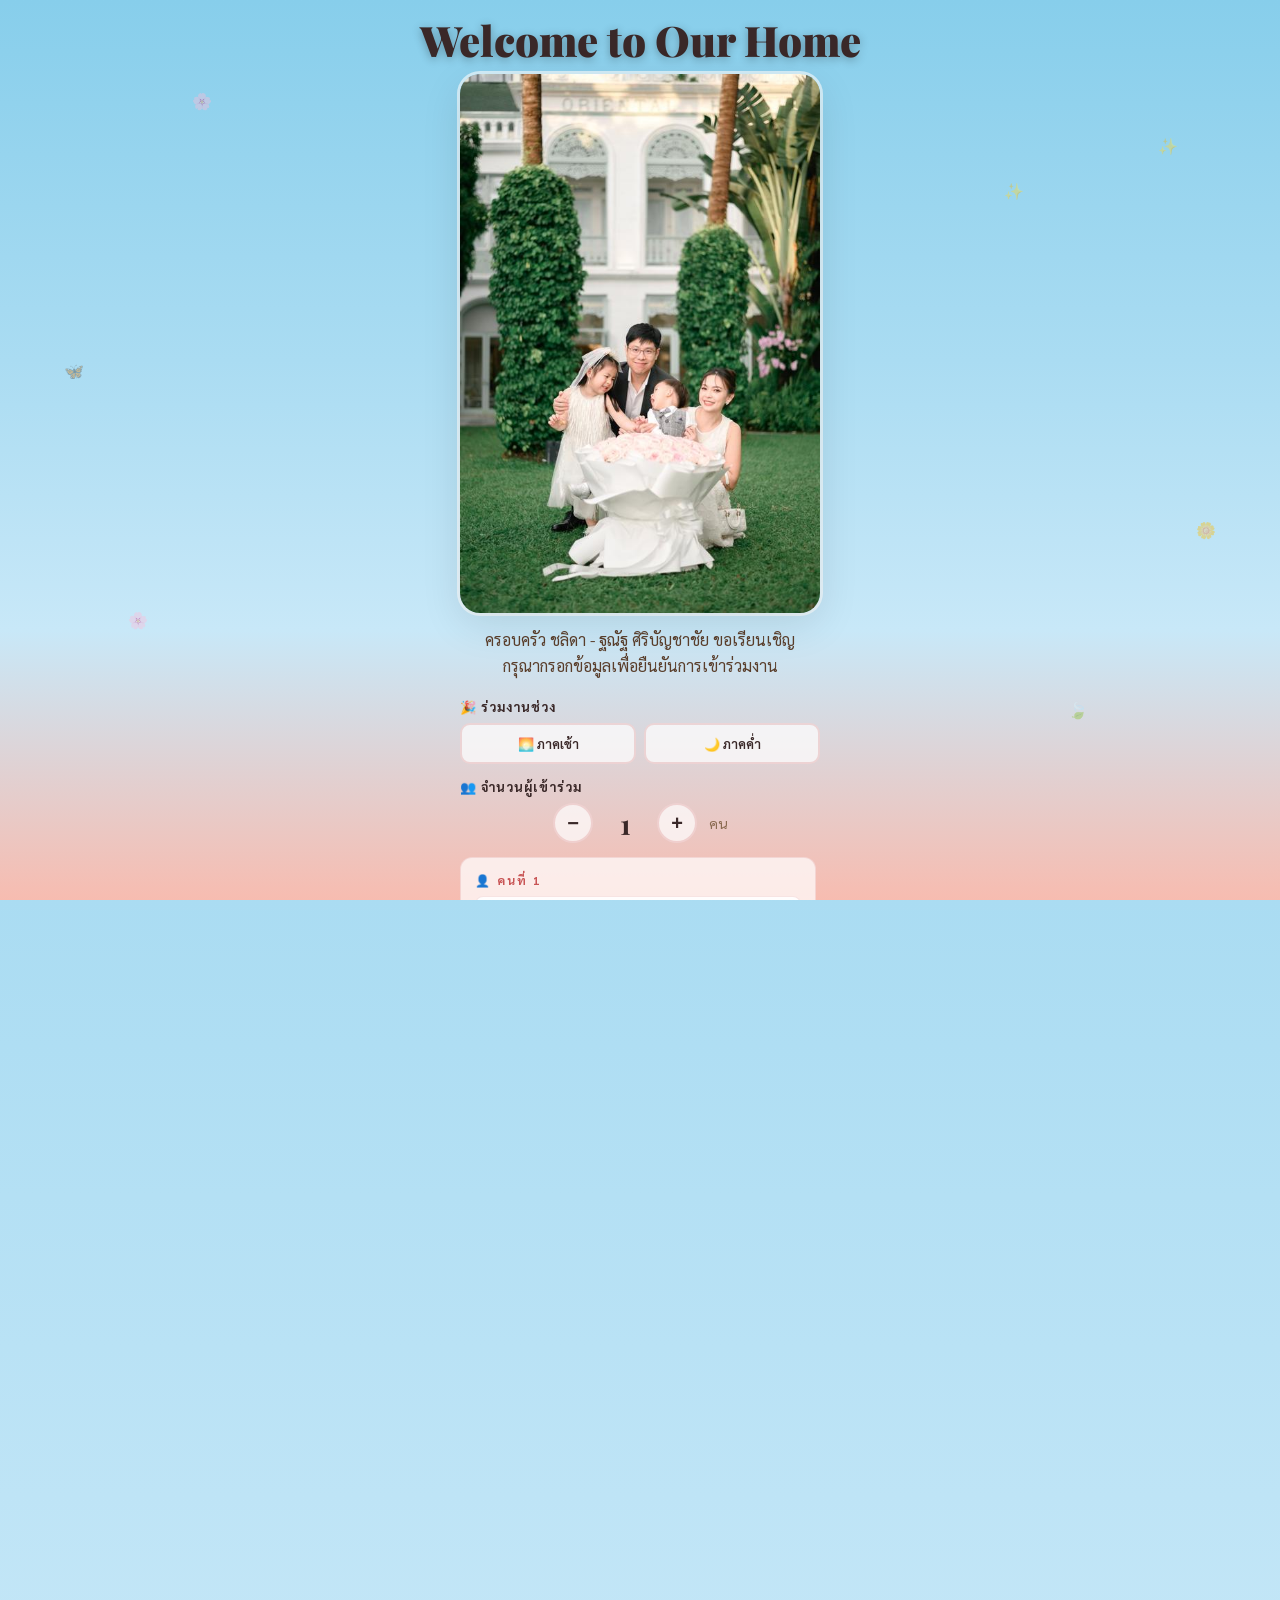
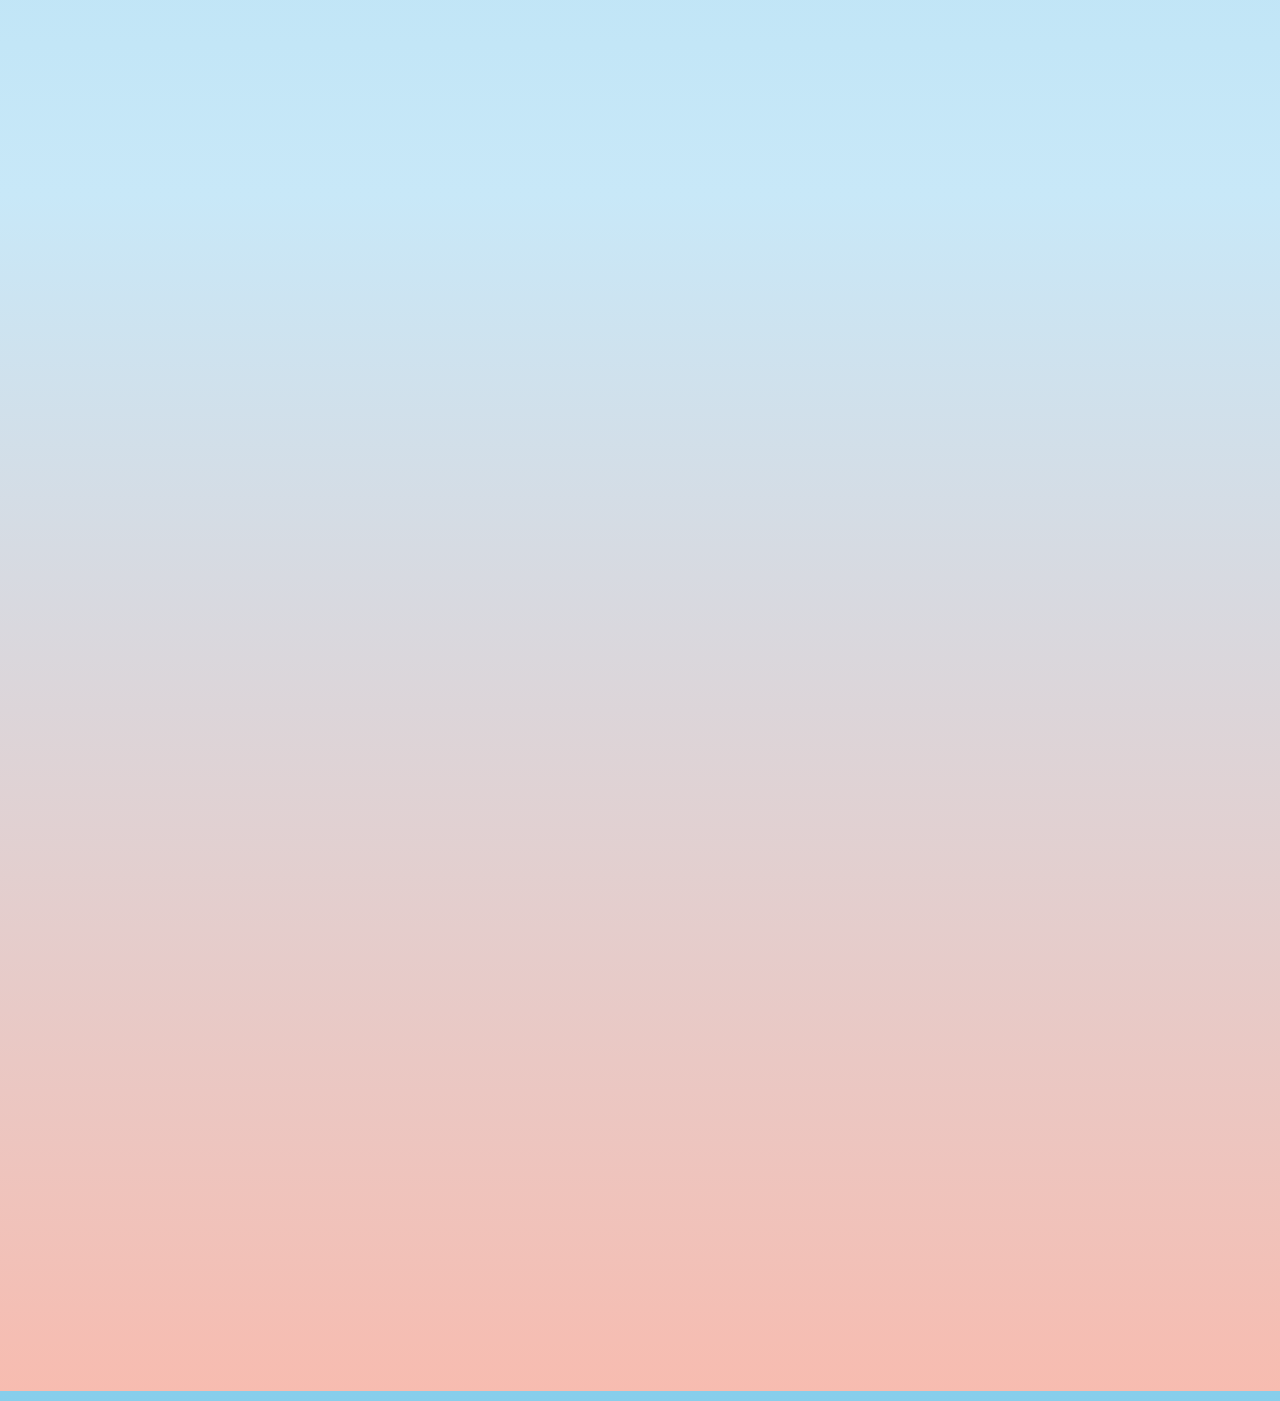
<file: index.html>
<!DOCTYPE html>
<html lang="th">
<head>
    <meta charset="UTF-8">
    <meta name="viewport" content="width=device-width, initial-scale=1.0">
    <title>Housewarming Invitation</title>
    <link href="https://fonts.googleapis.com/css2?family=Sarabun:wght@300;400;600;700;800&family=Playfair+Display:wght@400;600;700;800;900&family=Libre+Baskerville:ital,wght@0,400;0,700;1,400&display=swap" rel="stylesheet">
    <style>
        :root {
            --peach: #F7BCB0;
            --peach-light: #fce8e4;
            --blush: #F7BCB0;
            --rose: #C85555;
            --sage: #767B39;
            --sage-dark: #5a5f2a;
            --sky: #AADCF2;
            --lavender: #F7BCB0;
            --cream: #FFF9F0;
            --warm-white: #FFFDF8;
            --charcoal: #3a2828;
            --brown: #5a3e2b;
            --brown-light: #8a6a50;
            --gold: #EAA624;
            --gold-light: #f0c050;
            --coral: #C85555;
            --pastel-green: #d0e0a8;
            --pastel-yellow: #f5e0a0;
            --pastel-pink: #F7BCB0;
            --pastel-blue: #AADCF2;
            --pastel-lilac: #e0c8e0;
        }

        * { margin: 0; padding: 0; box-sizing: border-box; }

        body {
            font-family: 'Sarabun', sans-serif;
            background: linear-gradient(180deg, #87CEEB 0%, #AADCF2 30%, #c8e8f8 60%, #F7BCB0 100%);
            min-height: 100vh;
            display: flex;
            flex-direction: column;
            align-items: center;
            justify-content: center;
            padding: 30px 16px;
            -webkit-font-smoothing: antialiased;
            overflow-x: hidden;
            position: relative;
        }

        /* === ANIMATED FLORAL BACKGROUND === */
        .pond-bg {
            position: fixed;
            top: 0; left: 0; width: 100%; height: 100%;
            z-index: 0;
            overflow: hidden;
            pointer-events: none;
        }

        .pond-bg::before {
            content: '';
            position: absolute;
            top: 0; left: 0; right: 0; bottom: 0;
            background:
                radial-gradient(ellipse at 20% 90%, rgba(247,188,176,0.4) 0%, transparent 50%),
                radial-gradient(ellipse at 80% 10%, rgba(170,220,242,0.3) 0%, transparent 50%),
                radial-gradient(ellipse at 50% 50%, rgba(234,166,36,0.1) 0%, transparent 60%);
            animation: pondShift 12s ease-in-out infinite alternate;
        }

        @keyframes pondShift {
            0% { opacity: 0.8; }
            50% { opacity: 1; }
            100% { opacity: 0.8; }
        }

        /* Floating flower petals */
        .ripple {
            position: absolute;
            border-radius: 50%;
            border: none;
            animation: petalFall 8s ease-in infinite;
        }

        @keyframes petalFall {
            0% { transform: translateY(-20px) rotate(0deg); opacity: 0.8; }
            50% { transform: translateY(50vh) rotate(180deg); opacity: 0.6; }
            100% { transform: translateY(100vh) rotate(360deg); opacity: 0; }
        }

        /* Floating flowers */
        .lotus {
            position: absolute;
            font-size: 28px;
            animation: lotusFloat 8s ease-in-out infinite;
            filter: drop-shadow(0 4px 8px rgba(0,0,0,0.1));
        }

        @keyframes lotusFloat {
            0%, 100% { transform: translateY(0) rotate(-3deg); }
            25% { transform: translateY(-15px) rotate(2deg); }
            50% { transform: translateY(-5px) rotate(-2deg); }
            75% { transform: translateY(-18px) rotate(3deg); }
        }

        /* Lily pads → small floating leaves */
        .lilypad {
            position: absolute;
            font-size: 22px;
            opacity: 0.5;
            animation: padDrift 10s ease-in-out infinite;
        }

        @keyframes padDrift {
            0%, 100% { transform: translateX(0) translateY(0) rotate(0deg); }
            33% { transform: translateX(10px) translateY(-8px) rotate(5deg); }
            66% { transform: translateX(-8px) translateY(-12px) rotate(-3deg); }
        }

        /* Sparkles → sun glints */
        .water-sparkle {
            position: absolute;
            width: 5px;
            height: 5px;
            background: radial-gradient(circle, rgba(234,166,36,0.8), transparent);
            border-radius: 50%;
            animation: sparkleGlow 3s ease-in-out infinite;
        }

        @keyframes sparkleGlow {
            0%, 100% { opacity: 0; transform: scale(0.5); }
            50% { opacity: 1; transform: scale(1.8); }
        }

        /* Fireflies → floating pollen */
        .firefly {
            position: absolute;
            width: 6px;
            height: 6px;
            background: radial-gradient(circle, rgba(255,255,220,0.9), rgba(234,166,36,0.3), transparent);
            border-radius: 50%;
            animation: fireflyMove 8s ease-in-out infinite;
        }

        @keyframes fireflyMove {
            0% { transform: translate(0, 0); opacity: 0; }
            20% { opacity: 0.8; }
            50% { transform: translate(30px, -40px); opacity: 0.4; }
            80% { opacity: 0.9; }
            100% { transform: translate(-20px, -60px); opacity: 0; }
        }

        /* Dragonfly → butterfly */
        .dragonfly {
            position: absolute;
            font-size: 20px;
            animation: dragonflyPath 15s ease-in-out infinite;
            opacity: 0.8;
        }

        @keyframes dragonflyPath {
            0% { transform: translate(0, 0) rotate(0deg); }
            25% { transform: translate(60px, -30px) rotate(10deg); }
            50% { transform: translate(20px, -60px) rotate(-5deg); }
            75% { transform: translate(-40px, -20px) rotate(8deg); }
            100% { transform: translate(0, 0) rotate(0deg); }
        }



        /* === FAMILY PHOTO ON WELCOME === */
        .welcome-family {
            max-width: 360px;
            width: 90%;
            border-radius: 20px;
            overflow: hidden;
            box-shadow: 0 12px 40px rgba(0,0,0,0.1), 0 0 0 3px rgba(255,255,255,0.6);
            margin-bottom: 14px;
            animation: familyIn 1s ease 0.2s both;
            position: relative;
            z-index: 2;
            flex-shrink: 0;
        }

        .welcome-family img {
            width: 100%;
            height: auto;
            display: block;
        }

        @keyframes familyIn {
            from { opacity: 0; transform: translateY(30px) scale(0.95); }
            to { opacity: 1; transform: translateY(0) scale(1); }
        }

        /* === WELCOME SCREEN === */
        .welcome-screen {
            position: fixed;
            top: 0; left: 0; width: 100%; height: 100%;
            background: linear-gradient(180deg, #87CEEB 0%, #AADCF2 40%, #c8e8f8 70%, #F7BCB0 100%);
            display: flex;
            flex-direction: column;
            align-items: center;
            justify-content: flex-start;
            z-index: 1000;
            transition: all 1.2s cubic-bezier(0.4, 0, 0, 1);
            padding: 12px 24px 30px;
            overflow-y: auto;
        }

        .welcome-screen.hide {
            opacity: 0;
            transform: scale(1.1);
            pointer-events: none;
        }

        .welcome-envelope {
            width: 120px;
            height: 90px;
            position: relative;
            margin-bottom: 40px;
            animation: envelopeBounce 2s ease-in-out infinite;
            cursor: default;
        }

        .envelope-body {
            width: 100%;
            height: 100%;
            background: var(--warm-white);
            border-radius: 6px;
            border: 2px solid var(--blush);
            position: relative;
            overflow: hidden;
            box-shadow: 0 8px 30px rgba(212,130,143,0.2);
        }

        .envelope-flap {
            position: absolute;
            top: 0; left: 0; right: 0;
            height: 50%;
            background: var(--peach);
            clip-path: polygon(0 0, 50% 100%, 100% 0);
            border: 2px solid var(--blush);
            border-bottom: none;
            transform-origin: top center;
            animation: flapWave 3s ease-in-out infinite;
        }

        @keyframes flapWave {
            0%, 100% { transform: rotateX(0deg); }
            50% { transform: rotateX(15deg); }
        }

        .envelope-heart {
            position: absolute;
            top: 35%;
            left: 50%;
            transform: translate(-50%, -50%);
            font-size: 22px;
            animation: heartPulse 1.5s ease-in-out infinite;
            z-index: 2;
        }

        @keyframes heartPulse {
            0%, 100% { transform: translate(-50%, -50%) scale(1); }
            50% { transform: translate(-50%, -50%) scale(1.2); }
        }

        @keyframes envelopeBounce {
            0%, 100% { transform: translateY(0) rotate(-2deg); }
            50% { transform: translateY(-10px) rotate(2deg); }
        }

        .welcome-title {
            font-family: 'Playfair Display', serif;
            font-size: clamp(28px, 6vw, 42px);
            font-weight: 900;
            color: var(--charcoal);
            text-align: center;
            margin-bottom: 6px;
            animation: fadeIn 1s ease 0.5s both;
            flex-shrink: 0;
            text-shadow: 0 2px 10px rgba(0,0,0,0.3);
        }

        .welcome-subtitle {
            font-size: 16px;
            color: var(--brown);
            text-align: center;
            margin-bottom: 20px;
            animation: fadeIn 1s ease 0.7s both;
            line-height: 1.6;
            flex-shrink: 0;
        }

        .name-input-wrapper {
            position: relative;
            max-width: 340px;
            width: 100%;
            animation: fadeIn 1s ease 0.9s both;
            flex-shrink: 0;
        }

        .name-input {
            width: 100%;
            padding: 18px 24px;
            font-family: 'Playfair Display', serif;
            font-size: 20px;
            font-weight: 600;
            color: var(--charcoal);
            background: var(--warm-white);
            border: 2px solid var(--blush);
            border-radius: 14px;
            outline: none;
            text-align: center;
            transition: all 0.3s ease;
            box-shadow: 0 4px 20px rgba(212,130,143,0.1);
        }

        .name-input::placeholder {
            color: var(--blush);
            font-weight: 400;
            font-family: 'Sarabun', sans-serif;
            font-size: 16px;
        }

        .name-input:focus {
            border-color: var(--rose);
            box-shadow: 0 4px 30px rgba(212,130,143,0.25);
        }

        .enter-btn {
            display: block;
            width: 100%;
            max-width: 340px;
            margin-top: 16px;
            padding: 16px;
            font-family: 'Playfair Display', serif;
            font-size: 18px;
            font-weight: 700;
            letter-spacing: 3px;
            color: white;
            background: linear-gradient(135deg, #EAA624 0%, #C85555 100%);
            border: none;
            border-radius: 14px;
            cursor: pointer;
            transition: all 0.3s ease;
            box-shadow: 0 6px 25px rgba(234,166,36,0.35);
            animation: fadeIn 1s ease 1.1s both;
            flex-shrink: 0;
        }

        .enter-btn:hover {
            transform: translateY(-2px);
            box-shadow: 0 8px 35px rgba(234,166,36,0.5);
        }

        .enter-btn:active { transform: translateY(0); }

        .welcome-skip {
            margin-top: 16px;
            font-size: 13px;
            color: var(--brown-light);
            cursor: pointer;
            opacity: 0.6;
            transition: opacity 0.3s;
            animation: fadeIn 1s ease 1.3s both;
            flex-shrink: 0;
        }

        .welcome-skip:hover { opacity: 1; }

        /* === RSVP FORM === */
        .session-btn {
            flex: 1;
            min-width: 90px;
            padding: 10px 8px;
            border-radius: 10px;
            border: 2px solid rgba(200,85,85,0.2);
            background: rgba(255,255,255,0.7);
            text-align: center;
            cursor: pointer;
            transition: all 0.3s ease;
            font-size: 13px;
            font-weight: 600;
            color: var(--charcoal);
        }

        .session-btn:hover { border-color: var(--brown-light); }

        .session-btn.active {
            background: linear-gradient(135deg, #C85555, #a84040);
            color: white;
            border-color: transparent;
            transform: scale(1.03);
            box-shadow: 0 4px 15px rgba(200,85,85,0.3);
        }

        .qty-btn {
            width: 40px;
            height: 40px;
            border-radius: 50%;
            border: 2px solid rgba(200,85,85,0.2);
            background: rgba(255,255,255,0.7);
            font-size: 20px;
            font-weight: 700;
            color: var(--charcoal);
            cursor: pointer;
            transition: all 0.2s ease;
            display: flex;
            align-items: center;
            justify-content: center;
        }

        .qty-btn:hover {
            background: var(--sage);
            color: white;
            border-color: var(--sage);
        }

        .qty-btn:active { transform: scale(0.9); }

        .guest-card {
            background: rgba(255,255,255,0.7);
            border: 1px solid rgba(200,85,85,0.15);
            border-radius: 12px;
            padding: 14px;
            margin-bottom: 10px;
            animation: fadeIn 0.4s ease both;
        }

        .guest-card-header {
            font-size: 12px;
            font-weight: 700;
            color: var(--rose);
            letter-spacing: 2px;
            text-transform: uppercase;
            margin-bottom: 8px;
        }

        .guest-card input {
            width: 100%;
            padding: 10px 14px;
            font-family: 'Sarabun', sans-serif;
            font-size: 15px;
            color: var(--charcoal);
            background: rgba(255,255,255,0.9);
            border: 1.5px solid rgba(200,85,85,0.15);
            border-radius: 8px;
            outline: none;
            margin-bottom: 6px;
            transition: border 0.3s;
        }

        .guest-card input:focus {
            border-color: var(--rose);
        }

        .guest-card input::placeholder {
            color: var(--brown-light);
            font-size: 13px;
        }

        .welcome-sparkles {
            position: absolute;
            top: 0; left: 0; width: 100%; height: 100%;
            pointer-events: none;
            overflow: hidden;
        }

        .w-sparkle {
            position: absolute;
            font-size: 16px;
            animation: sparkleFloat 6s ease-in-out infinite;
            opacity: 0.4;
        }

        @keyframes sparkleFloat {
            0%, 100% { transform: translateY(0) rotate(0deg); opacity: 0.3; }
            50% { transform: translateY(-30px) rotate(180deg); opacity: 0.7; }
        }

        @keyframes fadeIn {
            from { opacity: 0; transform: translateY(20px); }
            to { opacity: 1; transform: translateY(0); }
        }

        /* === GUEST NAME ON CARD === */
        .guest-banner {
            background: linear-gradient(135deg, var(--peach) 0%, var(--blush) 50%, var(--lavender) 100%);
            padding: 16px 28px;
            text-align: center;
            position: relative;
            overflow: hidden;
        }

        .guest-banner::before {
            content: '✦';
            position: absolute;
            left: 20px;
            top: 50%;
            transform: translateY(-50%);
            color: var(--rose);
            font-size: 12px;
            animation: spinStar 4s linear infinite;
        }

        .guest-banner::after {
            content: '✦';
            position: absolute;
            right: 20px;
            top: 50%;
            transform: translateY(-50%);
            color: var(--rose);
            font-size: 12px;
            animation: spinStar 4s linear infinite reverse;
        }

        @keyframes spinStar {
            from { transform: translateY(-50%) rotate(0deg); }
            to { transform: translateY(-50%) rotate(360deg); }
        }

        .guest-label {
            font-size: 10px;
            font-weight: 700;
            letter-spacing: 4px;
            text-transform: uppercase;
            color: var(--rose);
            margin-bottom: 4px;
        }

        .guest-name-display {
            font-family: 'Playfair Display', serif;
            font-size: 26px;
            font-weight: 800;
            color: var(--charcoal);
            line-height: 1.2;
            animation: nameReveal 1s ease both;
        }

        @keyframes nameReveal {
            from { opacity: 0; transform: scale(0.8); letter-spacing: 8px; }
            to { opacity: 1; transform: scale(1); letter-spacing: 1px; }
        }

        /* === FLOATING DECORATIONS === */
        .bg-deco {
            position: fixed;
            top: 0; left: 0; width: 100%; height: 100%;
            pointer-events: none;
            z-index: 0;
            overflow: hidden;
        }

        .bg-circle {
            position: absolute;
            border-radius: 50%;
            opacity: 0.15;
            animation: floatSlow 12s ease-in-out infinite;
        }

        @keyframes floatSlow {
            0%, 100% { transform: translate(0, 0) scale(1); }
            33% { transform: translate(20px, -30px) scale(1.05); }
            66% { transform: translate(-15px, 15px) scale(0.95); }
        }

        /* === MAIN CARD === */
        .card {
            position: relative;
            z-index: 1;
            max-width: 480px;
            width: 100%;
            background: var(--warm-white);
            border-radius: 20px;
            overflow: hidden;
            box-shadow:
                0 4px 6px rgba(0,0,0,0.04),
                0 20px 60px rgba(90,62,43,0.12),
                0 0 0 1px rgba(201,168,76,0.1),
                0 0 80px rgba(212,130,143,0.06);
            opacity: 0;
            transform: translateY(40px);
            transition: all 0.8s cubic-bezier(0.16, 1, 0.3, 1);
        }

        .card.show {
            opacity: 1;
            transform: translateY(0);
        }

        /* Ticket perforation */
        .perforation {
            display: flex;
            justify-content: center;
            padding: 0;
            position: relative;
            height: 20px;
            background: var(--warm-white);
        }

        .perforation::before {
            content: '';
            position: absolute;
            top: 50%;
            left: 0; right: 0;
            border-top: 2px dashed var(--blush);
        }

        .perforation .notch-left, .perforation .notch-right {
            position: absolute;
            top: 50%;
            transform: translateY(-50%);
            width: 20px;
            height: 20px;
            border-radius: 50%;
            background: linear-gradient(135deg, #fce4d6 0%, #e8d5e0 30%, #d4dce8 60%, #dce8d4 100%);
        }

        .perforation .notch-left { left: -10px; }
        .perforation .notch-right { right: -10px; }

        /* === HEADER === */
        .card-header {
            background: linear-gradient(145deg, #AADCF2 0%, #ffe8d0 40%, #F7BCB0 100%);
            padding: 36px 32px 28px;
            text-align: center;
            position: relative;
            overflow: hidden;
        }

        .card-header::before {
            content: '';
            position: absolute;
            top: 0; left: 0; right: 0; bottom: 0;
            background: radial-gradient(circle at 30% 20%, rgba(255,255,255,0.4), transparent 50%);
            pointer-events: none;
        }

        .card-header::after {
            content: '';
            position: absolute;
            bottom: 0; left: 0; right: 0;
            height: 4px;
            background: linear-gradient(90deg, #C85555, #EAA624, #767B39, #AADCF2, #F7BCB0);
            background-size: 300% 100%;
            animation: headerGlow 6s ease infinite;
        }

        @keyframes headerGlow {
            0% { background-position: 0% 50%; }
            50% { background-position: 100% 50%; }
            100% { background-position: 0% 50%; }
        }

        .header-tag { font-size: 11px; font-weight: 700; letter-spacing: 5px; text-transform: uppercase; color: var(--rose); margin-bottom: 12px; }
        .header-title { font-family: 'Playfair Display', serif; font-size: 42px; font-weight: 900; color: var(--charcoal); line-height: 1; margin-bottom: 4px; }
        .header-subtitle { font-family: 'Playfair Display', serif; font-size: 32px; font-weight: 600; color: var(--rose); line-height: 1; margin-bottom: 16px; }
        .header-thai { font-size: 18px; font-weight: 400; color: var(--brown); line-height: 1.6; }

        .card-emoji { position: absolute; font-size: 22px; animation: emojiWiggle 4s ease-in-out infinite; }
        .card-emoji:nth-child(1) { top: 12px; left: 16px; }
        .card-emoji:nth-child(2) { top: 12px; right: 16px; animation-delay: 0.5s; }
        .card-emoji:nth-child(3) { bottom: 30px; left: 20px; animation-delay: 1s; }
        .card-emoji:nth-child(4) { bottom: 30px; right: 20px; animation-delay: 1.5s; }

        @keyframes emojiWiggle {
            0%, 100% { transform: rotate(-5deg) scale(1); }
            50% { transform: rotate(5deg) scale(1.15); }
        }

        /* === DATE BANNER === */
        .date-banner {
            background: linear-gradient(135deg, #C85555 0%, #a84040 100%);
            color: var(--warm-white);
            text-align: center;
            padding: 18px;
            display: flex;
            justify-content: center;
            align-items: center;
            gap: 20px;
            position: relative;
        }

        .date-banner .date-line { width: 30px; height: 1px; background: var(--gold); }
        .date-banner .date-text {
            font-family: 'Playfair Display', serif;
            font-size: 22px;
            font-weight: 700;
            letter-spacing: 4px;
            background: linear-gradient(135deg, var(--gold-light) 0%, var(--gold) 50%, #f0d890 100%);
            background-size: 200% 200%;
            -webkit-background-clip: text;
            -webkit-text-fill-color: transparent;
            background-clip: text;
            animation: dateShimmer 3s ease infinite;
        }

        @keyframes dateShimmer {
            0% { background-position: 0% 50%; }
            50% { background-position: 100% 50%; }
            100% { background-position: 0% 50%; }
        }

        .date-banner .date-line {
            width: 40px;
            height: 1px;
            background: linear-gradient(90deg, transparent, var(--gold), transparent);
        }

        /* === HOUSE IMAGE === */
        .house-section { padding: 24px 24px 0; }
        .house-frame {
            border-radius: 12px;
            overflow: hidden;
            box-shadow: 0 8px 30px rgba(0,0,0,0.1), 0 0 0 1px rgba(201,168,76,0.1);
            border: 3px solid var(--peach);
            transition: all 0.5s ease;
        }
        .house-frame:hover {
            transform: translateY(-4px);
            box-shadow: 0 16px 50px rgba(0,0,0,0.15), 0 0 20px rgba(201,168,76,0.1);
        }
        .house-frame img { width: 100%; height: 560px; object-fit: cover; object-position: center 55%; display: block; }
        .house-label { text-align: center; font-size: 12px; letter-spacing: 3px; text-transform: uppercase; color: var(--brown-light); padding: 12px 0 0; }

        /* === SCHEDULE === */
        .schedule-section { padding: 28px 28px 20px; }

        .phase-card { background: var(--cream); border-radius: 14px; padding: 20px; margin-bottom: 16px; border: 1px solid rgba(0,0,0,0.04); }
        .phase-card.morning { border-left: 4px solid var(--coral); }
        .phase-card.evening { border-left: 4px solid var(--lavender); }

        .phase-title { font-family: 'Playfair Display', serif; font-size: 18px; font-weight: 700; color: var(--charcoal); margin-bottom: 4px; }
        .phase-subtitle { font-size: 12px; color: var(--brown-light); letter-spacing: 2px; text-transform: uppercase; margin-bottom: 16px; font-weight: 600; }

        .event-row { display: flex; align-items: flex-start; gap: 14px; padding: 10px 0; border-bottom: 1px solid rgba(0,0,0,0.04); }
        .event-row:last-child { border-bottom: none; }

        .event-time { font-family: 'Playfair Display', serif; font-size: 20px; font-weight: 700; min-width: 65px; color: var(--charcoal); }
        .event-time.highlight { color: var(--coral); }
        .event-time.highlight-ev { color: #8a70b0; }

        .event-dot { width: 10px; height: 10px; border-radius: 50%; margin-top: 7px; flex-shrink: 0; }

        .event-info h4 { font-size: 16px; font-weight: 700; color: var(--charcoal); }
        .event-info p { font-size: 13px; color: var(--brown-light); font-style: italic; }

        .event-badge { display: inline-block; font-size: 10px; font-weight: 800; letter-spacing: 1.5px; text-transform: uppercase; padding: 4px 12px; border-radius: 20px; margin-top: 4px; color: white; }
        .event-badge.auspicious { background: linear-gradient(135deg, var(--coral), #d06a50); }
        .event-badge.highlight { background: linear-gradient(135deg, #8a70b0, #6a50a0); animation: badgePop 2s ease-in-out infinite; }

        @keyframes badgePop { 0%, 100% { transform: scale(1); } 50% { transform: scale(1.06); } }

        /* === STAMP ARTIST === */
        .artist-section { padding: 0 24px 24px; }

        .artist-card {
            background: linear-gradient(135deg, #e8f4ff 0%, #fff0e8 50%, #fce8e4 100%);
            border-radius: 16px;
            overflow: hidden;
            display: flex;
            flex-direction: row;
            box-shadow: 0 4px 20px rgba(0,0,0,0.06);
            transition: all 0.4s ease;
        }

        .artist-card:hover {
            transform: translateY(-3px);
            box-shadow: 0 12px 35px rgba(0,0,0,0.1);
        }

        .artist-photo {
            width: 45%;
            min-height: 240px;
            background-image: url('[data-uri]');
            background-size: cover;
            background-position: center top;
            flex-shrink: 0;
        }

        .artist-info { padding: 24px 20px; display: flex; flex-direction: column; justify-content: center; flex: 1; }
        .artist-tag { font-size: 10px; font-weight: 700; letter-spacing: 3px; text-transform: uppercase; color: var(--sage-dark); margin-bottom: 8px; }
        .artist-name { font-family: 'Playfair Display', serif; font-size: 32px; font-weight: 900; color: var(--charcoal); line-height: 1; margin-bottom: 4px; }
        .artist-detail { font-size: 13px; color: var(--brown-light); margin-bottom: 12px; line-height: 1.4; }
        .artist-time { font-family: 'Playfair Display', serif; font-size: 18px; font-weight: 700; color: var(--charcoal); }
        .artist-badge { display: inline-block; background: var(--charcoal); color: var(--gold); font-size: 10px; font-weight: 800; letter-spacing: 2px; text-transform: uppercase; padding: 6px 14px; border-radius: 4px; margin-top: 8px; width: fit-content; }

        /* === LOCATION === */
        .location-section { padding: 0 28px 28px; text-align: center; }

        .location-box {
            background: linear-gradient(145deg, #e8f4ff 0%, #fff0e8 50%, #fce8e4 100%);
            border-radius: 16px;
            padding: 28px 24px;
            border: 1px solid rgba(200,85,85,0.1);
            position: relative;
            overflow: hidden;
            box-shadow: 0 8px 30px rgba(200,85,85,0.08);
        }

        .location-box::before {
            content: '';
            position: absolute;
            top: -50%; left: -50%;
            width: 200%; height: 200%;
            background: conic-gradient(from 0deg, transparent, rgba(201,168,76,0.05), transparent, rgba(212,130,143,0.05), transparent);
            animation: locationRotate 8s linear infinite;
        }

        @keyframes locationRotate {
            to { transform: rotate(360deg); }
        }

        .location-box > * { position: relative; z-index: 1; }

        .location-icon {
            font-size: 32px;
            margin-bottom: 8px;
            animation: pinBounce 2s ease-in-out infinite;
            position: relative;
            display: inline-block;
        }

        .location-pin-label {
            position: absolute;
            top: -28px;
            left: 50%;
            transform: translateX(-50%);
            background: linear-gradient(135deg, #C85555, #a84040);
            color: white;
            font-family: 'Playfair Display', serif;
            font-size: 10px;
            font-weight: 700;
            padding: 4px 12px;
            border-radius: 20px;
            white-space: nowrap;
            letter-spacing: 1px;
            box-shadow: 0 3px 10px rgba(200,85,85,0.3);
        }

        .location-pin-label::after {
            content: '';
            position: absolute;
            bottom: -5px;
            left: 50%;
            transform: translateX(-50%);
            width: 0; height: 0;
            border-left: 5px solid transparent;
            border-right: 5px solid transparent;
            border-top: 5px solid #a84040;
        }

        @keyframes pinBounce {
            0%, 100% { transform: translateY(0); }
            50% { transform: translateY(-8px); }
        }

        .location-pin-label {
            animation: labelBounce 2s ease-in-out infinite;
        }

        @keyframes labelBounce {
            0%, 100% { transform: translateX(-50%) translateY(0); }
            50% { transform: translateX(-50%) translateY(-8px); }
        }

        /* Animated scrolling text */
        .location-marquee {
            overflow: hidden;
            white-space: nowrap;
            margin-top: 6px;
        }

        .location-marquee-inner {
            display: inline-block;
            animation: marqueeScroll 12s linear infinite;
            font-family: 'Playfair Display', serif;
            font-size: 12px;
            font-weight: 600;
            color: var(--brown-light);
            letter-spacing: 2px;
        }

        @keyframes marqueeScroll {
            0% { transform: translateX(100%); }
            100% { transform: translateX(-100%); }
        }

        .location-name {
            font-family: 'Playfair Display', serif;
            font-size: 24px;
            font-weight: 700;
            color: var(--charcoal);
        }

        .location-en {
            font-family: 'Libre Baskerville', serif;
            font-size: 13px;
            font-style: italic;
            color: var(--brown-light);
        }

        .location-detail {
            font-size: 14px;
            color: var(--brown-light);
            margin-top: 6px;
        }

        .map-btn {
            display: inline-flex;
            align-items: center;
            gap: 8px;
            margin-top: 18px;
            padding: 14px 32px;
            background: linear-gradient(135deg, #C85555 0%, #a84040 100%);
            color: var(--gold);
            font-family: 'Playfair Display', serif;
            font-size: 15px;
            font-weight: 700;
            letter-spacing: 2px;
            border-radius: 50px;
            text-decoration: none;
            box-shadow: 0 6px 20px rgba(0,0,0,0.15), inset 0 1px 0 rgba(255,255,255,0.1);
            transition: all 0.4s cubic-bezier(0.16, 1, 0.3, 1);
            position: relative;
            overflow: hidden;
        }

        .map-btn::before {
            content: '';
            position: absolute;
            top: 0; left: -100%;
            width: 100%; height: 100%;
            background: linear-gradient(90deg, transparent, rgba(201,168,76,0.2), transparent);
            transition: left 0.6s ease;
        }

        .map-btn:hover {
            transform: translateY(-3px) scale(1.03);
            box-shadow: 0 10px 35px rgba(0,0,0,0.2), inset 0 1px 0 rgba(255,255,255,0.1);
        }

        .map-btn:hover::before {
            left: 100%;
        }

        .map-btn:active {
            transform: translateY(0) scale(0.98);
        }

        .map-btn-icon {
            font-size: 18px;
            animation: mapPulse 2s ease-in-out infinite;
        }

        @keyframes mapPulse {
            0%, 100% { transform: scale(1); }
            50% { transform: scale(1.15); }
        }

        /* === ADMIT TAG === */

        /* === DRESS CODE === */
        .dresscode-section {
            padding: 20px 28px 16px;
            text-align: center;
        }

        .dresscode-title {
            font-family: 'Playfair Display', serif;
            font-size: 18px;
            font-weight: 800;
            color: var(--charcoal);
            margin-bottom: 1px;
        }

        .dresscode-subtitle {
            font-family: 'Playfair Display', serif;
            font-size: 12px;
            font-style: italic;
            color: var(--brown-light);
            margin-bottom: 12px;
            letter-spacing: 2px;
        }

        .dresscode-colors {
            display: flex;
            gap: 6px;
            margin-bottom: 12px;
            justify-content: center;
        }

        .dc-swatch {
            width: 42px;
            height: 42px;
            border-radius: 50%;
            display: flex;
            align-items: center;
            justify-content: center;
            box-shadow: 0 2px 8px rgba(0,0,0,0.08);
            transition: all 0.3s ease;
            position: relative;
            overflow: hidden;
        }

        .dc-swatch::before {
            content: '';
            position: absolute;
            top: 0; left: 0; right: 0; bottom: 0;
            background: linear-gradient(180deg, rgba(255,255,255,0.15) 0%, rgba(0,0,0,0.05) 100%);
        }

        .dc-swatch:hover {
            transform: scale(1.15);
            box-shadow: 0 4px 15px rgba(0,0,0,0.15);
        }

        .dc-swatch span {
            position: relative;
            z-index: 1;
            font-size: 8px;
            font-weight: 700;
            color: rgba(255,255,255,0.95);
            text-shadow: 0 1px 3px rgba(0,0,0,0.3);
            letter-spacing: 0.3px;
            text-align: center;
            line-height: 1.2;
        }

        .dc-guidelines {
            display: flex;
            gap: 8px;
            margin-bottom: 10px;
        }

        .dc-card {
            flex: 1;
            background: var(--cream);
            border-radius: 10px;
            padding: 10px 10px;
            border: 1px solid rgba(0,0,0,0.04);
            text-align: left;
        }

        .dc-card-title {
            font-family: 'Playfair Display', serif;
            font-size: 12px;
            font-weight: 700;
            color: var(--charcoal);
            margin-bottom: 4px;
        }

        .dc-card-text {
            font-size: 10px;
            line-height: 1.5;
            color: var(--brown-light);
        }

        .dc-note {
            font-size: 11px;
            color: var(--rose);
            font-weight: 600;
            padding: 8px;
            background: rgba(200,85,85,0.08);
            border-radius: 8px;
            line-height: 1.4;
        }

        .admit-tag {
            text-align: center;
            padding: 14px;
            font-family: 'Playfair Display', serif;
            font-size: 14px;
            font-weight: 700;
            letter-spacing: 6px;
            text-transform: uppercase;
            background: linear-gradient(90deg, #C85555, #EAA624, #767B39, #AADCF2, #C85555);
            background-size: 300% 100%;
            -webkit-background-clip: text;
            -webkit-text-fill-color: transparent;
            background-clip: text;
            animation: admitShimmer 4s ease infinite;
        }

        @keyframes admitShimmer {
            0% { background-position: 0% 50%; }
            50% { background-position: 100% 50%; }
            100% { background-position: 0% 50%; }
        }

        /* === FOOTER === */
        .card-footer {
            background: linear-gradient(135deg, #C85555 0%, #a84040 100%);
            padding: 22px 28px;
            display: flex;
            justify-content: space-between;
            align-items: center;
            border-radius: 0 0 20px 20px;
            position: relative;
            overflow: hidden;
        }

        .card-footer::before {
            content: '';
            position: absolute;
            top: 0; left: 0; right: 0;
            height: 2px;
            background: linear-gradient(90deg, #C85555, #EAA624, #767B39, #AADCF2, #F7BCB0);
            background-size: 300% 100%;
            animation: footerGlow 6s ease infinite;
        }

        @keyframes footerGlow {
            0% { background-position: 0% 50%; }
            50% { background-position: 100% 50%; }
            100% { background-position: 0% 50%; }
        }
        .footer-rsvp { font-size: 10px; font-weight: 700; letter-spacing: 4px; text-transform: uppercase; color: rgba(255,255,255,0.4); }
        .footer-family { font-family: 'Playfair Display', serif; font-size: 14px; color: var(--gold); }
        .footer-heart { display: inline-block; color: var(--rose); animation: heartBeat 1.5s ease-in-out infinite; }

        @keyframes heartBeat { 0%, 100% { transform: scale(1); } 15% { transform: scale(1.3); } 30% { transform: scale(1); } 45% { transform: scale(1.2); } }

        /* === MUSIC BUTTON === */
        .music-btn {
            position: fixed; bottom: 24px; right: 24px; z-index: 999;
            width: 52px; height: 52px; border-radius: 50%;
            border: 2px solid var(--rose);
            background: rgba(255,255,255,0.95);
            backdrop-filter: blur(10px);
            cursor: pointer;
            display: flex; align-items: center; justify-content: center;
            box-shadow: 0 4px 20px rgba(212,130,143,0.3);
            transition: all 0.3s ease;
        }

        .music-btn:hover { transform: scale(1.1); }
        .music-btn .bars { display: flex; align-items: flex-end; gap: 3px; height: 18px; }
        .music-btn .bar { width: 3px; background: var(--rose); border-radius: 2px; }
        .music-btn.playing .bar { animation: barDance 0.8s ease infinite alternate; }
        .music-btn.playing .bar:nth-child(1) { animation-delay: 0s; }
        .music-btn.playing .bar:nth-child(2) { animation-delay: 0.15s; }
        .music-btn.playing .bar:nth-child(3) { animation-delay: 0.3s; }
        .music-btn.playing .bar:nth-child(4) { animation-delay: 0.1s; }
        .music-btn:not(.playing) .bar { height: 5px !important; }

        @keyframes barDance { 0% { height: 5px; } 100% { height: 18px; } }

        .particles { position: fixed; top: 0; left: 0; width: 100%; height: 100%; pointer-events: none; z-index: 0; overflow: hidden; }
        .particle { position: absolute; border-radius: 50%; animation: floatUp linear infinite; opacity: 0; }
        @keyframes floatUp { 0% { opacity:0; transform: translateY(100vh) scale(0.5); } 10% { opacity:0.8; } 90% { opacity:0.8; } 100% { opacity:0; transform: translateY(-10vh) scale(1); } }

        /* Confetti burst */
        .confetti-container { position: fixed; top: 0; left: 0; width: 100%; height: 100%; pointer-events: none; z-index: 999; overflow: hidden; }
        .confetti { position: absolute; width: 10px; height: 10px; opacity: 0; animation: confettiFall 3s ease-out forwards; }
        @keyframes confettiFall {
            0% { opacity: 1; transform: translateY(-20px) rotate(0deg) scale(1); }
            100% { opacity: 0; transform: translateY(100vh) rotate(720deg) scale(0.5); }
        }

        @media (max-width: 480px) {
            .card { border-radius: 16px; }
            .header-title { font-size: 34px; }
            .header-subtitle { font-size: 26px; }
            .artist-card { flex-direction: column; }
            .artist-photo { width: 100%; min-height: 280px; }
            .artist-name { font-size: 28px; }
            .card-footer { border-radius: 0 0 16px 16px; }
            .guest-name-display { font-size: 22px; }
        }
    </style>
</head>
<body>

    <!-- Animated Pond Background -->
    <div class="pond-bg">
        <!-- Ripples -->
        <div class="ripple" style="top:20%;left:15%;width:60px;height:60px;animation-delay:0s;"></div>
        <div class="ripple" style="top:60%;right:20%;width:80px;height:80px;animation-delay:2s;"></div>
        <div class="ripple" style="top:40%;left:50%;width:50px;height:50px;animation-delay:4s;"></div>
        <div class="ripple" style="bottom:30%;left:30%;width:70px;height:70px;animation-delay:1s;"></div>
        <div class="ripple" style="top:80%;right:40%;width:55px;height:55px;animation-delay:3s;"></div>

        <!-- Lotus flowers -->
        <div class="lotus" style="top:15%;left:8%;animation-delay:0s;animation-duration:7s;">🌼</div>
        <div class="lotus" style="top:45%;right:5%;animation-delay:2s;animation-duration:9s;">🌼</div>
        <div class="lotus" style="bottom:25%;left:12%;animation-delay:1s;animation-duration:8s;">🌼</div>
        <div class="lotus" style="top:70%;right:15%;animation-delay:3s;animation-duration:10s;">🌻</div>
        <div class="lotus" style="bottom:10%;right:30%;animation-delay:4s;animation-duration:7.5s;">🌼</div>

        <!-- Lily pads -->
        <div class="lilypad" style="top:25%;left:20%;animation-delay:0s;animation-duration:12s;">🍃</div>
        <div class="lilypad" style="top:55%;right:25%;animation-delay:3s;animation-duration:11s;">🍃</div>
        <div class="lilypad" style="bottom:35%;left:40%;animation-delay:5s;animation-duration:13s;">🍃</div>
        <div class="lilypad" style="top:75%;left:5%;animation-delay:2s;animation-duration:10s;">🍃</div>

        <!-- Water sparkles -->
        <div class="water-sparkle" style="top:10%;left:30%;animation-delay:0s;animation-duration:2.5s;"></div>
        <div class="water-sparkle" style="top:35%;right:15%;animation-delay:1s;animation-duration:3s;"></div>
        <div class="water-sparkle" style="top:50%;left:60%;animation-delay:0.5s;animation-duration:2s;"></div>
        <div class="water-sparkle" style="top:65%;left:25%;animation-delay:1.5s;animation-duration:3.5s;"></div>
        <div class="water-sparkle" style="top:80%;right:35%;animation-delay:2s;animation-duration:2.8s;"></div>
        <div class="water-sparkle" style="top:20%;right:45%;animation-delay:0.8s;animation-duration:3.2s;"></div>
        <div class="water-sparkle" style="top:90%;left:50%;animation-delay:1.2s;animation-duration:2.3s;"></div>
        <div class="water-sparkle" style="top:45%;left:10%;animation-delay:2.5s;animation-duration:2.7s;"></div>

        <!-- Fireflies -->
        <div class="firefly" style="top:30%;left:20%;animation-delay:0s;animation-duration:7s;"></div>
        <div class="firefly" style="top:50%;right:30%;animation-delay:2s;animation-duration:9s;"></div>
        <div class="firefly" style="bottom:40%;left:60%;animation-delay:4s;animation-duration:8s;"></div>
        <div class="firefly" style="top:20%;right:10%;animation-delay:1s;animation-duration:10s;"></div>
        <div class="firefly" style="bottom:20%;left:35%;animation-delay:3s;animation-duration:6s;"></div>

        <!-- Dragonfly -->
        <div class="dragonfly" style="top:30%;left:40%;animation-duration:18s;">🦋</div>
    </div>

    <!-- ========== WELCOME SCREEN ========== -->
    <div class="welcome-screen" id="welcomeScreen">
        <div class="welcome-sparkles">
            <div class="w-sparkle" style="top:10%;left:15%;animation-delay:0s;">🌸</div>
            <div class="w-sparkle" style="top:20%;right:20%;animation-delay:1s;">✨</div>
            <div class="w-sparkle" style="bottom:30%;left:10%;animation-delay:2s;">🌸</div>
            <div class="w-sparkle" style="bottom:20%;right:15%;animation-delay:0.5s;">🍃</div>
            <div class="w-sparkle" style="top:40%;left:5%;animation-delay:1.5s;">🦋</div>
            <div class="w-sparkle" style="top:15%;right:8%;animation-delay:3s;">✨</div>
            <div class="w-sparkle" style="bottom:40%;right:5%;animation-delay:2.5s;">🌼</div>
        </div>

        <div class="welcome-title">Welcome to Our Home</div>

        <div class="welcome-family">
            <img src="[data-uri]" alt="Ung Tanut Family" />
        </div>

        <div class="welcome-subtitle">ครอบครัว ชลิดา - ฐณัฐ ศิริบัญชาชัย ขอเรียนเชิญ<br>กรุณากรอกข้อมูลเพื่อยืนยันการเข้าร่วมงาน</div>

        <!-- RSVP Form -->
        <div id="rsvpForm" style="max-width:360px;width:90%;flex-shrink:0;animation:fadeIn 1s ease 0.9s both;">

            <!-- Session Selection -->
            <div style="margin-bottom:14px;">
                <div style="font-size:13px;font-weight:700;color:var(--charcoal);margin-bottom:8px;letter-spacing:1px;">🎉 ร่วมงานช่วง</div>
                <div style="display:flex;gap:8px;flex-wrap:wrap;">
                    <label class="session-btn" id="btnMorning" onclick="toggleSession('morning')">
                        <span>🌅 ภาคเช้า</span>
                    </label>
                    <label class="session-btn" id="btnEvening" onclick="toggleSession('evening')">
                        <span>🌙 ภาคค่ำ</span>
                    </label>
                </div>
            </div>

            <!-- Number of Guests -->
            <div style="margin-bottom:14px;">
                <div style="font-size:13px;font-weight:700;color:var(--charcoal);margin-bottom:8px;letter-spacing:1px;">👥 จำนวนผู้เข้าร่วม</div>
                <div style="display:flex;align-items:center;gap:12px;justify-content:center;">
                    <button class="qty-btn" onclick="changeQty(-1)">−</button>
                    <span id="guestCount" style="font-family:'Playfair Display',serif;font-size:28px;font-weight:700;color:var(--charcoal);min-width:40px;text-align:center;">1</span>
                    <button class="qty-btn" onclick="changeQty(1)">+</button>
                    <span style="font-size:14px;color:var(--brown-light);">คน</span>
                </div>
            </div>

            <!-- Dynamic Guest Fields -->
            <div id="guestFields" style="margin-bottom:14px;max-height:40vh;overflow-y:auto;padding-right:4px;">
                <!-- populated by JS -->
            </div>

            <button class="enter-btn" onclick="openCard()">ยืนยัน & เปิดการ์ดเชิญ ✉</button>
            <div class="welcome-skip" onclick="openCard()">หรือ เข้าชมโดยไม่กรอกข้อมูล →</div>
        </div>
    </div>

    <!-- Confetti container -->
    <div class="confetti-container" id="confettiContainer"></div>

    <!-- Background decorations -->
    <div class="bg-deco">
        <div class="bg-circle" style="width:300px;height:300px;background:#f2c4b8;top:-50px;left:-80px;"></div>
        <div class="bg-circle" style="width:250px;height:250px;background:#b8d4e3;top:30%;right:-60px;animation-delay:2s;"></div>
        <div class="bg-circle" style="width:200px;height:200px;background:#c4b8d9;bottom:10%;left:-40px;animation-delay:4s;"></div>
        <div class="bg-circle" style="width:180px;height:180px;background:#b8ccb0;bottom:-30px;right:20%;animation-delay:3s;"></div>
    </div>

    <div class="particles" id="particles"></div>

    <button class="music-btn" id="musicBtn" onclick="toggleMusic()" style="display:none;">
        <div class="bars">
            <div class="bar" style="height:5px"></div>
            <div class="bar" style="height:5px"></div>
            <div class="bar" style="height:5px"></div>
            <div class="bar" style="height:5px"></div>
        </div>
    </button>

    <!-- ========== CARD ========== -->
    <div class="card" id="mainCard">

        <div class="card-header">
            <div class="card-emoji">🏠</div>
            <div class="card-emoji">✨</div>
            <div class="card-emoji">🌸</div>
            <div class="card-emoji">🌻</div>
            <div class="header-tag">You Are Invited</div>
            <div class="header-title">Housewarming</div>
            <div class="header-subtitle">Formal Garden Party</div>
            <div class="header-thai">ขอเรียนเชิญร่วมงานมงคล<br>และฉลองขึ้นบ้านใหม่</div>
        </div>

        <!-- Guest Banner (hidden by default) -->
        <div class="guest-banner" id="guestBanner" style="display:none;">
            <div class="guest-label">Dear Honored Guests</div>
            <div id="guestListDisplay"></div>
        </div>

        <div class="date-banner">
            <div class="date-line"></div>
            <div class="date-text">28 · MARCH · 2026</div>
            <div class="date-line"></div>
        </div>

        <div class="house-section">
            <div class="house-frame">
                <img src="[data-uri]" alt="Our New Home" />
            </div>
            <div class="house-label">✦ Our New Home ✦</div>
        </div>

        <div class="perforation"><div class="notch-left"></div><div class="notch-right"></div></div>

        <div class="schedule-section">
            <div class="phase-card morning">
                <div class="phase-title">ภาคเช้า — พิธีมงคล</div>
                <div class="phase-subtitle">Morning Ceremony</div>
                <div class="event-row">
                    <div class="event-time highlight">09:09</div>
                    <div class="event-dot" style="background:var(--coral)"></div>
                    <div class="event-info"><h4>พิธีเจริญพระพุทธมนต์</h4><p>Auspicious Chanting Ceremony</p><span class="event-badge auspicious">🙏 ฤกษ์มงคล</span></div>
                </div>
                <div class="event-row">
                    <div class="event-time">10:30</div>
                    <div class="event-dot" style="background:var(--sage)"></div>
                    <div class="event-info"><h4>ถวายภัตตาหารเพลแด่พระสงฆ์</h4><p>Offering to the Monks</p></div>
                </div>
                <div class="event-row">
                    <div class="event-time">11:30</div>
                    <div class="event-dot" style="background:var(--sky)"></div>
                    <div class="event-info"><h4>รับประทานอาหารกลางวัน (โต๊ะจีน)</h4><p>Appreciation Lunch</p></div>
                </div>
            </div>

            <div class="phase-card evening">
                <div class="phase-title">ภาคค่ำ — งานเลี้ยงฉลอง</div>
                <div class="phase-subtitle">Evening Celebration</div>
                <div class="event-row">
                    <div class="event-time">18:00</div>
                    <div class="event-dot" style="background:var(--lavender)"></div>
                    <div class="event-info"><h4>ลงทะเบียนแขกผู้มีเกียรติ</h4><p>Guest Registration</p></div>
                </div>
                <div class="event-row">
                    <div class="event-time">19:00</div>
                    <div class="event-dot" style="background:var(--blush)"></div>
                    <div class="event-info"><h4>เริ่มงานเลี้ยงอาหารค่ำ</h4><p>Dinner Buffet</p></div>
                </div>
                <div class="event-row">
                    <div class="event-time">19:30</div>
                    <div class="event-dot" style="background:var(--sky)"></div>
                    <div class="event-info"><h4>การแสดงจาก GAP</h4><p>The Voice Thailand Season 2</p></div>
                </div>
                <div class="event-row">
                    <div class="event-time highlight-ev">20:00</div>
                    <div class="event-dot" style="background:#8a70b0"></div>
                    <div class="event-info"><h4>🎸 Live Concert : STAMP</h4><p>Full Band (20:00 – 21:30)</p><span class="event-badge highlight">🔥 Highlight</span></div>
                </div>
                <div class="event-row">
                    <div class="event-time">21:30</div>
                    <div class="event-dot" style="background:var(--gold)"></div>
                    <div class="event-info"><h4>🎧 After Party with DJ</h4><p>Until Late</p></div>
                </div>
            </div>
        </div>

        <div class="artist-section">
            <div class="artist-card">
                <div class="artist-photo"></div>
                <div class="artist-info">
                    <div class="artist-tag">Special Guest</div>
                    <div class="artist-name">STAMP</div>
                    <div class="artist-detail">Full Band Live Concert<br>20:00 – 21:30 น.</div>
                    <div class="artist-badge">🎵 Live Performance</div>
                </div>
            </div>
        </div>

        <div class="perforation"><div class="notch-left"></div><div class="notch-right"></div></div>

        <div class="location-section">
            <div class="location-box">
                <div class="location-icon">
                    <div class="location-pin-label">Ariston here ✦</div>
                    📍
                </div>
                <div class="location-name">ลำพูนค้าไม้</div>
                <div class="location-en">Ariston White Haus</div>
                <div class="location-detail">จังหวัดลำพูน ประเทศไทย</div>
                <div class="location-marquee">
                    <div class="location-marquee-inner">🌸 Ariston White Haus — ลำพูนค้าไม้ — Formal Garden Party — 28 March 2026 — 🌸 Ariston White Haus — ลำพูนค้าไม้ — Formal Garden Party — 28 March 2026 —</div>
                </div>
                <a href="https://maps.app.goo.gl/XgA2zGP4kZiRBW1g6?g_st=ic" target="_blank" class="map-btn">
                    <span class="map-btn-icon">🗺️</span>
                    <span>นำทาง Google Maps</span>
                </a>
            </div>
        </div>

        <!-- Dress Code Section -->
        <div class="perforation"><div class="notch-left"></div><div class="notch-right"></div></div>

        <div class="dresscode-section">
            <div class="dresscode-title">👗 Dress Code</div>
            <div class="dresscode-subtitle">Formal Garden Party</div>

            <div class="dresscode-colors">
                <div class="dc-swatch" style="background:#b8d8b0;"><span>Pastel Green</span></div>
                <div class="dc-swatch" style="background:#a8c8e0;"><span>Whispy Blue</span></div>
                <div class="dc-swatch" style="background:#e8b8c0;"><span>English Rose</span></div>
                <div class="dc-swatch" style="background:#e8b8a0;"><span>Peach</span></div>
                <div class="dc-swatch" style="background:#f0e8b8;"><span>Pastel Yellow</span></div>
                <div class="dc-swatch" style="background:#f0c8a0;"><span>Buff Orange</span></div>
                <div class="dc-swatch" style="background:#d0c0d8;"><span>Light Lilac</span></div>
            </div>

            <div class="dc-guidelines">
                <div class="dc-card">
                    <div class="dc-card-title">👩 Ladies</div>
                    <div class="dc-card-text">Midi / Maxi dresses, skirts or suits<br>Light pastels with satin, pattern &<br>textures encouraged</div>
                </div>
                <div class="dc-card">
                    <div class="dc-card-title">👨 Gentlemen</div>
                    <div class="dc-card-text">Suits recommended<br>Linen and light colors encouraged<br>No black; Ties not required</div>
                </div>
            </div>

            <div class="dc-note">✨ เรียนเชิญแต่งกายสีพาสเทล เพื่อร่วมเฉลิมฉลองในบรรยากาศ Garden Party</div>
        </div>

        <!-- Instagram Section -->
        <div class="perforation"><div class="notch-left"></div><div class="notch-right"></div></div>

        <div style="padding:20px 28px;text-align:center;">
            <div style="font-family:'Playfair Display',serif;font-size:16px;font-weight:700;color:var(--charcoal);margin-bottom:12px;">📸 Share Your Moments</div>
            <div style="display:flex;align-items:center;justify-content:center;gap:8px;flex-wrap:wrap;margin-bottom:10px;">
                <a href="https://instagram.com/chahlida" target="_blank" style="display:inline-flex;align-items:center;gap:6px;padding:8px 16px;background:linear-gradient(135deg,#833ab4,#fd1d1d,#fcb045);color:white;border-radius:50px;font-size:12px;font-weight:700;text-decoration:none;box-shadow:0 3px 10px rgba(131,58,180,0.3);">
                    <svg width="14" height="14" viewBox="0 0 24 24" fill="white"><path d="M12 2.163c3.204 0 3.584.012 4.85.07 3.252.148 4.771 1.691 4.919 4.919.058 1.265.069 1.645.069 4.849 0 3.205-.012 3.584-.069 4.849-.149 3.225-1.664 4.771-4.919 4.919-1.266.058-1.644.07-4.85.07-3.204 0-3.584-.012-4.849-.07-3.26-.149-4.771-1.699-4.919-4.92-.058-1.265-.07-1.644-.07-4.849 0-3.204.013-3.583.07-4.849.149-3.227 1.664-4.771 4.919-4.919 1.266-.057 1.645-.069 4.849-.069zm0-2.163c-3.259 0-3.667.014-4.947.072-4.358.2-6.78 2.618-6.98 6.98-.059 1.281-.073 1.689-.073 4.948 0 3.259.014 3.668.072 4.948.2 4.358 2.618 6.78 6.98 6.98 1.281.058 1.689.072 4.948.072 3.259 0 3.668-.014 4.948-.072 4.354-.2 6.782-2.618 6.979-6.98.059-1.28.073-1.689.073-4.948 0-3.259-.014-3.667-.072-4.947-.196-4.354-2.617-6.78-6.979-6.98-1.281-.059-1.69-.073-4.949-.073zm0 5.838c-3.403 0-6.162 2.759-6.162 6.162s2.759 6.163 6.162 6.163 6.162-2.759 6.162-6.163c0-3.403-2.759-6.162-6.162-6.162zm0 10.162c-2.209 0-4-1.79-4-4 0-2.209 1.791-4 4-4s4 1.791 4 4c0 2.21-1.791 4-4 4zm6.406-11.845c-.796 0-1.441.645-1.441 1.44s.645 1.44 1.441 1.44c.795 0 1.439-.645 1.439-1.44s-.644-1.44-1.439-1.44z"/></svg>
                    @chahlida
                </a>
                <a href="https://instagram.com/ungtanut" target="_blank" style="display:inline-flex;align-items:center;gap:6px;padding:8px 16px;background:linear-gradient(135deg,#833ab4,#fd1d1d,#fcb045);color:white;border-radius:50px;font-size:12px;font-weight:700;text-decoration:none;box-shadow:0 3px 10px rgba(131,58,180,0.3);">
                    <svg width="14" height="14" viewBox="0 0 24 24" fill="white"><path d="M12 2.163c3.204 0 3.584.012 4.85.07 3.252.148 4.771 1.691 4.919 4.919.058 1.265.069 1.645.069 4.849 0 3.205-.012 3.584-.069 4.849-.149 3.225-1.664 4.771-4.919 4.919-1.266.058-1.644.07-4.85.07-3.204 0-3.584-.012-4.849-.07-3.26-.149-4.771-1.699-4.919-4.92-.058-1.265-.07-1.644-.07-4.849 0-3.204.013-3.583.07-4.849.149-3.227 1.664-4.771 4.919-4.919 1.266-.057 1.645-.069 4.849-.069zm0-2.163c-3.259 0-3.667.014-4.947.072-4.358.2-6.78 2.618-6.98 6.98-.059 1.281-.073 1.689-.073 4.948 0 3.259.014 3.668.072 4.948.2 4.358 2.618 6.78 6.98 6.98 1.281.058 1.689.072 4.948.072 3.259 0 3.668-.014 4.948-.072 4.354-.2 6.782-2.618 6.979-6.98.059-1.28.073-1.689.073-4.948 0-3.259-.014-3.667-.072-4.947-.196-4.354-2.617-6.78-6.979-6.98-1.281-.059-1.69-.073-4.949-.073zm0 5.838c-3.403 0-6.162 2.759-6.162 6.162s2.759 6.163 6.162 6.163 6.162-2.759 6.162-6.163c0-3.403-2.759-6.162-6.162-6.162zm0 10.162c-2.209 0-4-1.79-4-4 0-2.209 1.791-4 4-4s4 1.791 4 4c0 2.21-1.791 4-4 4zm6.406-11.845c-.796 0-1.441.645-1.441 1.44s.645 1.44 1.441 1.44c.795 0 1.439-.645 1.439-1.44s-.644-1.44-1.439-1.44z"/></svg>
                    @ungtanut
                </a>
            </div>
            <div style="display:inline-block;padding:8px 20px;background:rgba(200,85,85,0.08);border-radius:50px;font-size:13px;font-weight:700;color:var(--rose);letter-spacing:1px;">
                #AristonWhiteHaus
            </div>
        </div>

        <div class="admit-tag">★ Admit One ★</div>

        <div class="card-footer">
            <div class="footer-rsvp">R.S.V.P.</div>
            <div class="footer-family">ครอบครัว ชลิดา - ฐณัฐ ศิริบัญชาชัย <span class="footer-heart">♥</span></div>
        </div>
    </div>

    <script>
        // === WELCOME & NAME ===
        // === RSVP SYSTEM ===
        let selectedSession = '';
        let guestQty = 1;

        function toggleSession(s) {
            selectedSession = s;
            document.querySelectorAll('.session-btn').forEach(b => b.classList.remove('active'));
            if (s === 'morning') document.getElementById('btnMorning').classList.add('active');
            else if (s === 'evening') document.getElementById('btnEvening').classList.add('active');
        }

        function changeQty(delta) {
            guestQty = Math.max(1, Math.min(20, guestQty + delta));
            document.getElementById('guestCount').textContent = guestQty;
            renderGuestFields();
        }

        function renderGuestFields() {
            const container = document.getElementById('guestFields');
            container.innerHTML = '';
            for (let i = 0; i < guestQty; i++) {
                const div = document.createElement('div');
                div.className = 'guest-card';
                div.style.animationDelay = (i * 0.1) + 's';
                div.innerHTML = `
                    <div class="guest-card-header">👤 คนที่ ${i + 1}</div>
                    <input type="text" id="name_${i}" placeholder="ชื่อ-นามสกุล" maxlength="40" />
                    <input type="text" id="allergy_${i}" placeholder="อาหารที่แพ้ (ถ้ามี)" maxlength="60" />
                `;
                container.appendChild(div);
            }
        }

        // Init first guest field
        renderGuestFields();

        function launchConfetti() {
            const container = document.getElementById('confettiContainer');
            const colors = ['#C85555','#EAA624','#767B39','#AADCF2','#F7BCB0','#ffffff','#f0d080','#ff9090'];
            const shapes = ['circle','square','triangle'];
            for (let i = 0; i < 80; i++) {
                const c = document.createElement('div');
                c.classList.add('confetti');
                const color = colors[Math.floor(Math.random() * colors.length)];
                const shape = shapes[Math.floor(Math.random() * shapes.length)];
                let clip = 'none';
                if (shape === 'triangle') clip = 'polygon(50% 0%, 0% 100%, 100% 100%)';
                const size = Math.random() * 10 + 6;
                c.style.cssText = `left:${Math.random()*100}%;top:-10px;width:${size}px;height:${size}px;background:${color};clip-path:${clip};border-radius:${shape==='circle'?'50%':'2px'};animation-delay:${Math.random()*0.8}s;animation-duration:${Math.random()*2+2}s;`;
                container.appendChild(c);
                setTimeout(() => c.remove(), 4000);
            }
        }

        function openCard() {
            const welcome = document.getElementById('welcomeScreen');
            const card = document.getElementById('mainCard');
            const banner = document.getElementById('guestBanner');
            const listDisplay = document.getElementById('guestListDisplay');
            const musicBtn = document.getElementById('musicBtn');

            // Collect guest data
            const guests = [];
            for (let i = 0; i < guestQty; i++) {
                const nameEl = document.getElementById('name_' + i);
                const allergyEl = document.getElementById('allergy_' + i);
                const name = nameEl ? nameEl.value.trim() : '';
                const allergy = allergyEl ? allergyEl.value.trim() : '';
                if (name) guests.push({ name, allergy: allergy || '-' });
            }

            const sessionLabel = selectedSession === 'morning' ? '🌅 ภาคเช้า' :
                                 selectedSession === 'evening' ? '🌙 ภาคค่ำ' :
                                 selectedSession === 'both' ? '✨ ทั้งสองช่วง' : '';

            // Show guests on card
            if (guests.length > 0) {
                let html = '';
                if (sessionLabel) {
                    html += '<div style="margin-bottom:10px;"><span style="background:linear-gradient(135deg,#C85555,#a84040);color:white;padding:4px 14px;border-radius:20px;font-size:11px;font-weight:700;letter-spacing:1px;">' + sessionLabel + ' • ' + guests.length + ' ท่าน</span></div>';
                }
                guests.forEach((g, i) => {
                    html += '<div class="guest-name-display" style="animation-delay:' + (i * 0.15) + 's;font-size:' + (guests.length > 3 ? '20px' : '24px') + ';">' + g.name + '</div>';
                    if (g.allergy !== '-') {
                        html += '<div style="margin-bottom:6px;"><span style="background:var(--blush);color:var(--charcoal);padding:2px 10px;border-radius:20px;font-size:10px;font-weight:700;">⚠️ แพ้: ' + g.allergy + '</span></div>';
                    }
                });
                listDisplay.innerHTML = html;
                banner.style.display = 'block';
            }

            // === Send to Google Sheets ===
            const regId = 'HW' + Date.now().toString(36).toUpperCase();
            
            if (guests.length > 0) {
                const SHEET_URL = 'https://script.google.com/macros/s/AKfycbzsEClTcPc7dWAa0Ymrl9m2If8PqtHrPTGiAhUTD_SWfu_h_rbys7b6HEAKlfouYGS9/exec';
                // ^^^ เปลี่ยน URL นี้เป็น Apps Script URL ของคุณ ^^^

                const payload = {
                    action: 'register',
                    regId: regId,
                    session: selectedSession || 'ไม่ระบุ',
                    totalGuests: guests.length,
                    guests: guests
                };

                if (true) {
                    var img = new Image();
                    img.src = SHEET_URL + '?action=register&data=' + encodeURIComponent(JSON.stringify(payload));
                    console.log('RSVP sent!', payload);
                }

                // Show QR Code popup
                setTimeout(() => {
                    showQRPopup(regId, guests[0].name);
                }, 2000);
            }

            // Hide welcome
            welcome.classList.add('hide');

            // Show card + music btn
            setTimeout(() => {
                welcome.style.display = 'none';
                document.body.style.justifyContent = 'flex-start';
                card.classList.add('show');
                musicBtn.style.display = 'flex';
                launchConfetti();
                toggleMusic();
            }, 600);
        }

        // Particles
        const pColors = ['#C85555','#EAA624','#767B39','#AADCF2','#F7BCB0','#ffffff','#f0d080'];
        const particlesEl = document.getElementById('particles');
        function createParticle() {
            const p = document.createElement('div');
            p.classList.add('particle');
            const s = Math.random()*8+3;
            const c = pColors[Math.floor(Math.random()*pColors.length)];
            const d = Math.random()*12+8;
            p.style.cssText = 'width:'+s+'px;height:'+s+'px;background:'+c+';left:'+Math.random()*100+'%;animation-duration:'+d+'s;animation-delay:'+Math.random()*5+'s;';
            particlesEl.appendChild(p);
            setTimeout(() => p.remove(), (d+5)*1000);
        }
        setInterval(createParticle, 800);
        for (let i=0; i<10; i++) setTimeout(createParticle, i*200);

        // === QR CODE POPUP ===
        function showQRPopup(regId, name) {
            const overlay = document.createElement('div');
            overlay.id = 'qrOverlay';
            overlay.style.cssText = 'position:fixed;top:0;left:0;width:100%;height:100%;background:rgba(0,0,0,0.6);z-index:9999;display:flex;align-items:center;justify-content:center;padding:20px;animation:fadeIn 0.5s ease;backdrop-filter:blur(5px);';
            
            const popup = document.createElement('div');
            popup.style.cssText = 'background:white;border-radius:20px;padding:30px 24px;max-width:360px;width:100%;text-align:center;box-shadow:0 20px 60px rgba(0,0,0,0.3);animation:fadeIn 0.5s ease;';
            
            const qrImgURL = 'https://api.qrserver.com/v1/create-qr-code/?size=200x200&data=' + encodeURIComponent(regId);
            
            popup.innerHTML = `
                <div style="font-size:28px;margin-bottom:8px;">🎫</div>
                <div style="font-family:'Playfair Display',serif;font-size:22px;font-weight:700;color:#2a2a2a;margin-bottom:4px;">บัตรเข้างาน</div>
                <div style="font-size:13px;color:#8a6a50;margin-bottom:16px;">กรุณาบันทึก QR Code นี้<br>แสดงต่อ Staff เมื่อมาถึงงาน</div>
                <div style="background:#faf6f0;border-radius:12px;padding:16px;margin-bottom:16px;">
                    <img src="${qrImgURL}" alt="QR Code" style="width:180px;height:180px;border-radius:8px;" crossorigin="anonymous" />
                    <div style="font-family:'Playfair Display',serif;font-size:16px;font-weight:700;color:#2a2a2a;margin-top:10px;">${name}</div>
                    <div style="font-size:11px;color:#8a6a50;letter-spacing:1px;margin-top:4px;">ID: ${regId}</div>
                </div>
                <div style="display:flex;gap:8px;justify-content:center;flex-wrap:wrap;">
                    <button onclick="downloadQR('${qrImgURL}','${regId}','${name}')" style="padding:12px 24px;background:linear-gradient(135deg,#4caf50,#388e3c);color:white;border:none;border-radius:50px;font-size:13px;font-weight:700;cursor:pointer;box-shadow:0 3px 10px rgba(76,175,80,0.3);display:inline-flex;align-items:center;gap:6px;">💾 บันทึกลงเครื่อง</button>
                    <button onclick="document.getElementById('qrOverlay').remove();" style="padding:12px 24px;background:linear-gradient(135deg,#2a2a2a,#3a3a3a);color:#c9a84c;border:none;border-radius:50px;font-size:13px;font-weight:700;cursor:pointer;box-shadow:0 3px 10px rgba(0,0,0,0.15);">ปิด ✓</button>
                </div>
                <div style="margin-top:12px;font-size:11px;color:#8a6a50;">📱 กด "บันทึก" แล้วกดค้างที่รูป → เซฟรูปภาพ</div>
            `;
            
            overlay.appendChild(popup);
            document.body.appendChild(overlay);
        }

        function downloadQR(qrUrl, regId, name) {
            var canvas = document.createElement('canvas');
            var ctx = canvas.getContext('2d');
            var img = new Image();
            img.crossOrigin = 'anonymous';
            img.onload = function() {
                canvas.width = 300;
                canvas.height = 400;
                ctx.fillStyle = '#faf6f0';
                ctx.fillRect(0, 0, 300, 400);
                ctx.fillStyle = '#ffffff';
                ctx.fillRect(30, 15, 240, 240);
                ctx.drawImage(img, 50, 35, 200, 200);
                ctx.fillStyle = '#2a2a2a';
                ctx.font = 'bold 18px sans-serif';
                ctx.textAlign = 'center';
                ctx.fillText('บัตรเข้างาน', 150, 285);
                ctx.font = '14px sans-serif';
                ctx.fillText(name, 150, 310);
                ctx.font = 'bold 13px sans-serif';
                ctx.fillStyle = '#8a6a50';
                ctx.fillText('ID: ' + regId, 150, 335);
                ctx.font = '11px sans-serif';
                ctx.fillText('Housewarming 28 Mar 2026', 150, 358);
                ctx.fillText('แสดง QR นี้ต่อ Staff หน้างาน', 150, 380);
                var dataUrl = canvas.toDataURL('image/png');
                // Try download first (works on desktop + Android Chrome)
                var link = document.createElement('a');
                link.download = 'QR-' + regId + '.png';
                link.href = dataUrl;
                link.click();
                // Also open in new page for iOS Safari (long press to save)
                setTimeout(function() {
                    var w = window.open('');
                    if (w) {
                        w.document.write('<html><head><title>QR Code - ' + regId + '</title><meta name="viewport" content="width=device-width,initial-scale=1"><style>body{margin:0;display:flex;flex-direction:column;align-items:center;justify-content:center;min-height:100vh;background:#87CEEB;font-family:sans-serif;}</style></head><body><img src="' + dataUrl + '" style="max-width:90%;border-radius:16px;box-shadow:0 10px 40px rgba(0,0,0,0.3);"/><p style="color:#3a2828;margin-top:16px;font-size:14px;">📱 กดค้างที่รูป → บันทึกรูปภาพ</p></body></html>');
                        w.document.close();
                    }
                }, 300);
            };
            img.src = qrUrl;
        }

        // === ELEGANT PIANO ===
        let audioCtx=null,isPlaying=false,masterGain=null,reverbGain=null,convolver=null,timeoutIds=[];
        function createReverb(ctx,d=3,dc=2.5){const r=ctx.sampleRate,l=r*d,b=ctx.createBuffer(2,l,r);for(let c=0;c<2;c++){const a=b.getChannelData(c);for(let i=0;i<l;i++)a[i]=(Math.random()*2-1)*Math.pow(1-i/l,dc)}const v=ctx.createConvolver();v.buffer=b;return v}
        function playNote(ctx,f,t,d,v=0.05){if(!isPlaying)return;const o=ctx.createOscillator(),g=ctx.createGain();o.type='sine';o.frequency.value=f;g.gain.setValueAtTime(0,t);g.gain.linearRampToValueAtTime(v,t+0.02);g.gain.exponentialRampToValueAtTime(v*0.5,t+d*0.3);g.gain.exponentialRampToValueAtTime(0.001,t+d);o.connect(g);g.connect(masterGain);g.connect(reverbGain);o.start(t);o.stop(t+d+0.5);const o2=ctx.createOscillator(),g2=ctx.createGain();o2.type='triangle';o2.frequency.value=f*2;g2.gain.setValueAtTime(0,t);g2.gain.linearRampToValueAtTime(v*0.15,t+0.01);g2.gain.exponentialRampToValueAtTime(0.001,t+d*0.4);o2.connect(g2);g2.connect(reverbGain);o2.start(t);o2.stop(t+d+0.5)}
        function playArp(ctx,notes,t,d,sp=0.15,v=0.04){notes.forEach((f,i)=>playNote(ctx,f,t+i*sp,d,v))}
        const N={Db3:138.59,Eb3:155.56,F3:174.61,Ab3:207.65,Bb3:233.08,C4:261.63,Db4:277.18,Eb4:311.13,F4:349.23,Gb4:369.99,Ab4:415.30,Bb4:466.16,C5:523.25,Db5:554.37,Eb5:622.25,F5:698.46,Ab5:830.61,Bb5:932.33};
        function playPiece(){if(!audioCtx||!isPlaying)return;const t=audioCtx.currentTime+0.2,q=0.85;
        playArp(audioCtx,[N.Db3,N.Ab3,N.Db4,N.F4,N.Ab4],t,q*4,0.18,0.035);playNote(audioCtx,N.F5,t+q*0.5,q*1.5,0.05);playNote(audioCtx,N.Eb5,t+q*2,q*1.2,0.04);playNote(audioCtx,N.Db5,t+q*3,q*1.5,0.045);
        const t2=t+q*4;playArp(audioCtx,[N.Ab3,N.Eb4,N.Ab4],t2,q*4,0.2,0.03);playNote(audioCtx,N.C5,t2+q*0.5,q*1.2,0.045);playNote(audioCtx,N.Db5,t2+q*1.8,q,0.04);playNote(audioCtx,N.Eb5,t2+q*2.8,q*1.5,0.05);
        const t3=t+q*8;playArp(audioCtx,[N.Bb3,N.Db4,N.F4,N.Bb4],t3,q*4,0.17,0.033);playNote(audioCtx,N.F5,t3+q*0.3,q*1.5,0.045);playNote(audioCtx,N.Eb5,t3+q*2,q*1.2,0.042);playNote(audioCtx,N.Db5,t3+q*3.2,q,0.038);
        const t4=t+q*12;playArp(audioCtx,[N.Gb4,N.Bb4,N.Db5],t4,q*3.5,0.22,0.035);playNote(audioCtx,N.Bb5,t4+q*0.5,q*2,0.045);playNote(audioCtx,N.Ab5,t4+q*2.5,q*2,0.042);
        const t5=t+q*16;playArp(audioCtx,[N.Eb3,N.Bb3,N.Eb4,N.Gb4],t5,q*4,0.16,0.033);playNote(audioCtx,N.Gb4,t5+q*0.5,q,0.04);playNote(audioCtx,N.Ab4,t5+q*1.5,q,0.043);playNote(audioCtx,N.Bb4,t5+q*2.5,q*1.5,0.047);playNote(audioCtx,N.Db5,t5+q*3.5,q,0.045);
        const t6=t+q*20;playArp(audioCtx,[N.Ab3,N.C4,N.Eb4,N.Ab4],t6,q*4,0.18,0.032);playNote(audioCtx,N.Eb5,t6+q*0.5,q*1.5,0.05);playNote(audioCtx,N.Db5,t6+q*2.2,q*1.2,0.043);playNote(audioCtx,N.C5,t6+q*3.3,q,0.038);
        const t7=t+q*24;playArp(audioCtx,[N.Db3,N.F3,N.Ab3,N.Db4,N.F4],t7,q*4,0.2,0.035);playNote(audioCtx,N.Ab4,t7+q*0.3,q*1.2,0.045);playNote(audioCtx,N.Db5,t7+q*1.8,q*1.5,0.05);playNote(audioCtx,N.F5,t7+q*3,q*2,0.052);
        const t8=t+q*28;playArp(audioCtx,[N.Db3,N.Ab3,N.Db4,N.F4,N.Ab4,N.Db5],t8,q*4,0.25,0.03);playNote(audioCtx,N.F5,t8+q*1,q*3,0.045);
        const tid=setTimeout(()=>{if(isPlaying)playPiece()},(q*33)*1000);timeoutIds.push(tid)}
        function toggleMusic(){const btn=document.getElementById('musicBtn');if(!isPlaying){if(!audioCtx){audioCtx=new(window.AudioContext||window.webkitAudioContext)();masterGain=audioCtx.createGain();masterGain.gain.value=0.65;masterGain.connect(audioCtx.destination);convolver=createReverb(audioCtx,3.5,2);reverbGain=audioCtx.createGain();reverbGain.gain.value=0.35;reverbGain.connect(convolver);convolver.connect(masterGain)}if(audioCtx.state==='suspended')audioCtx.resume();isPlaying=true;btn.classList.add('playing');playPiece()}else{isPlaying=false;btn.classList.remove('playing');timeoutIds.forEach(id=>clearTimeout(id));timeoutIds=[]}}
    </script>

</body>
</html>
</file>
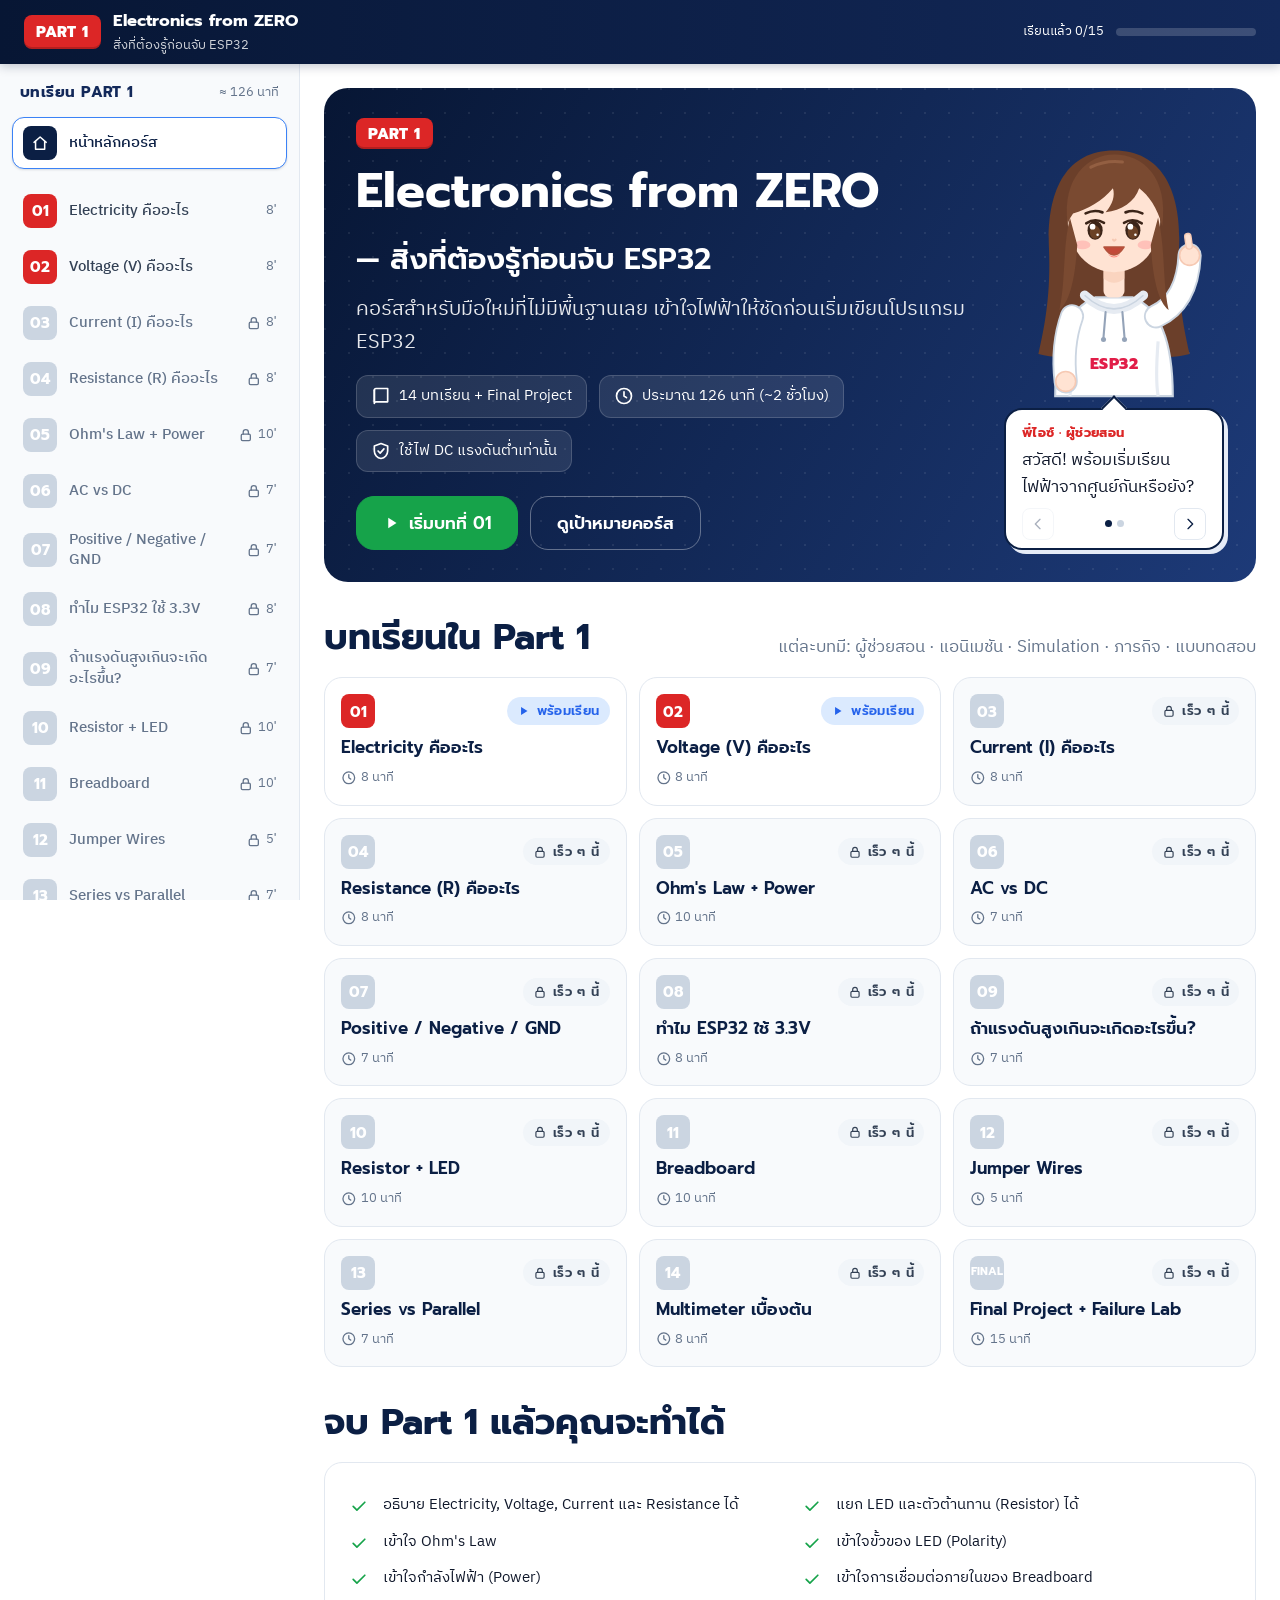
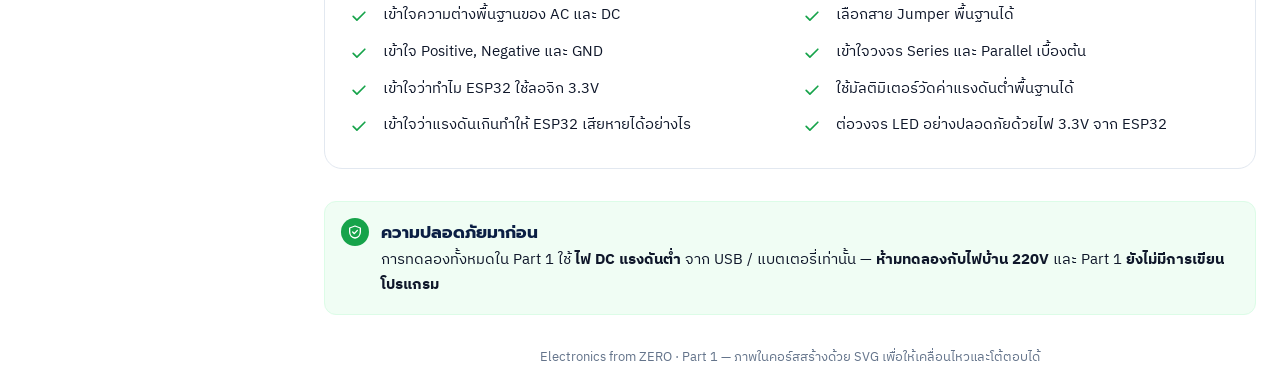
<file: electronics/part1/index.html>
<!doctype html>
<html lang="th">
<head>
  <meta charset="utf-8">
  <meta name="viewport" content="width=device-width, initial-scale=1, viewport-fit=cover">
  <title>Electronics from ZERO — Part 1</title>
  <meta name="description" content="คอร์สอิเล็กทรอนิกส์แบบโต้ตอบสำหรับมือใหม่ — สิ่งที่ต้องรู้ก่อนจับ ESP32">
  <meta name="theme-color" content="#0b1f44">
  <link rel="preconnect" href="https://fonts.googleapis.com">
  <link rel="preconnect" href="https://fonts.gstatic.com" crossorigin>
  <link href="https://fonts.googleapis.com/css2?family=IBM+Plex+Sans+Thai:wght@400;500;600&family=JetBrains+Mono:wght@500;700&family=Prompt:wght@500;600;700;800&display=swap" rel="stylesheet">
  <link rel="stylesheet" href="css/tokens.css">
  <link rel="stylesheet" href="css/base.css">
  <link rel="stylesheet" href="css/components.css">
  <link rel="stylesheet" href="css/sim.css">
  <link rel="stylesheet" href="css/lesson.css">
  <link rel="stylesheet" href="lessons/lesson01/lesson01.css">
  <link rel="stylesheet" href="lessons/lesson02/lesson02.css">
</head>
<body>
  <div class="app">
    <header class="topbar">
      <button class="topbar__menu" id="menu-btn" type="button" aria-label="เปิดเมนูบทเรียน">
        <svg viewBox="0 0 24 24" width="22" height="22" fill="none" stroke="currentColor" stroke-width="2" stroke-linecap="round" aria-hidden="true"><path d="M4 7h16M4 12h16M4 17h16"/></svg>
      </button>
      <a class="topbar__brand" href="#/">
        <span class="part-badge">PART 1</span>
        <span class="topbar__titles">
          <span class="topbar__title">Electronics from ZERO</span>
          <span class="topbar__subtitle">สิ่งที่ต้องรู้ก่อนจับ ESP32</span>
        </span>
      </a>
      <span class="topbar__spacer"></span>
      <span class="topbar__progress" aria-label="ความคืบหน้าของคอร์ส">
        <span class="topbar__progress-text" id="course-meter-text">เรียนแล้ว 0/15</span>
        <span class="meter"><span id="course-meter" style="width:0%"></span></span>
      </span>
    </header>

    <aside class="sidebar" id="sidebar" aria-label="รายการบทเรียน">
      <div class="sidebar__head">
        <span class="sidebar__label">บทเรียน PART 1</span>
        <span class="sidebar__total">≈ 126 นาที</span>
      </div>
      <ul class="nav" id="nav"></ul>
    </aside>
    <div class="scrim" id="scrim"></div>

    <main class="main" id="main">
      <div class="view" id="view"></div>
    </main>
  </div>

  <noscript><p style="padding:24px">คอร์สนี้ต้องเปิด JavaScript เพื่อใช้งานแอนิเมชันและการจำลอง</p></noscript>

  <!-- core -->
  <script src="js/core/util.js"></script>
  <script src="js/core/store.js"></script>
  <script src="js/components/icons.js"></script>
  <script src="js/components/ui.js"></script>
  <script src="js/components/assistant.js"></script>
  <script src="js/components/kit.js"></script>
  <script src="js/sim/framework.js"></script>
  <script src="js/sim/circuit.js"></script>
  <script src="js/core/course.js"></script>
  <!-- lessons (each registers itself) -->
  <script src="lessons/lesson01/lesson01.js"></script>
  <script src="lessons/lesson02/lesson02.js"></script>
  <!-- shell -->
  <script src="js/core/player.js"></script>
  <script src="js/core/app.js"></script>
</body>
</html>
</file>
<file: electronics/part1/css/tokens.css>
/* =========================================================
   Electronics from ZERO — Part 1
   Design tokens (single source of truth for colour, type, space)
   ---------------------------------------------------------
   Semantic colour rules used across every lesson:
     navy   = technical / header
     blue   = voltage / data / electrons (negative charge)
     green  = safe / correct
     orange = electricity / current (conventional current)
     red    = warning / danger
     white  = background
   ========================================================= */
:root {
  /* Brand + semantic palette */
  --navy-900: #071634;
  --navy-800: #0b1f44;
  --navy-700: #13295a;
  --navy-600: #1d3a78;
  --navy-100: #e6ecf7;

  --blue-600: #2563eb;
  --blue-500: #3b82f6;
  --blue-100: #dbeafe;
  --blue-50:  #eff6ff;

  --green-700: #15803d;
  --green-600: #16a34a;
  --green-100: #dcfce7;
  --green-50:  #f0fdf4;

  --orange-600: #ea580c;
  --orange-500: #f97316;
  --orange-100: #ffedd5;
  --orange-50:  #fff7ed;

  --red-700: #b91c1c;
  --red-600: #dc2626;
  --red-500: #ef4444;
  --red-100: #fee2e2;
  --red-50:  #fef2f2;

  --yellow-400: #facc15;
  --yellow-100: #fef9c3;

  --purple-600: #7c3aed;
  --purple-100: #ede9fe;

  --ink-900: #0f172a;
  --ink-700: #334155;
  --ink-500: #64748b;
  --ink-400: #94a3b8;
  --ink-300: #cbd5e1;
  --ink-200: #e2e8f0;
  --ink-100: #f1f5f9;
  --ink-50:  #f8fafc;
  --white:   #ffffff;

  /* Semantic aliases */
  --c-bg: var(--white);
  --c-surface: var(--white);
  --c-surface-2: var(--ink-50);
  --c-border: var(--ink-200);
  --c-text: var(--ink-900);
  --c-text-muted: var(--ink-500);
  --c-header: var(--navy-800);

  --c-voltage: var(--blue-600);
  --c-electron: var(--blue-500);
  --c-current: var(--orange-500);
  --c-safe: var(--green-600);
  --c-danger: var(--red-600);

  /* Circuit drawing */
  --wire-symbol: var(--navy-800);
  --wire-red: #e11d48;
  --wire-black: #1f2937;
  --wire-copper: #d97706;

  /* Typography */
  --font-head: "Prompt", "IBM Plex Sans Thai", system-ui, sans-serif;
  --font-body: "IBM Plex Sans Thai", "Prompt", system-ui, sans-serif;
  --font-mono: "JetBrains Mono", ui-monospace, SFMono-Regular, Menlo, monospace;

  --fs-xs: 0.8125rem;
  --fs-sm: 0.9375rem;
  --fs-md: 1.0625rem;
  --fs-lg: 1.25rem;
  --fs-xl: 1.5rem;
  --fs-2xl: clamp(1.6rem, 1.2rem + 1.4vw, 2.25rem);
  --fs-3xl: clamp(1.9rem, 1.3rem + 2.2vw, 3rem);

  /* Space + shape */
  --sp-1: 4px;
  --sp-2: 8px;
  --sp-3: 12px;
  --sp-4: 16px;
  --sp-5: 24px;
  --sp-6: 32px;
  --sp-7: 48px;

  --r-sm: 8px;
  --r-md: 12px;
  --r-lg: 18px;
  --r-xl: 24px;
  --r-pill: 999px;

  --shadow-sm: 0 1px 2px rgba(15, 23, 42, 0.06), 0 1px 3px rgba(15, 23, 42, 0.08);
  --shadow-md: 0 4px 14px rgba(15, 23, 42, 0.08), 0 2px 4px rgba(15, 23, 42, 0.05);
  --shadow-lg: 0 18px 40px rgba(11, 31, 68, 0.14);

  --topbar-h: 64px;
  --sidebar-w: 300px;
  --ta-w: 250px;
  --content-max: 1080px;

  --ease-out: cubic-bezier(0.2, 0.8, 0.2, 1);
  --dur-fast: 160ms;
  --dur-med: 280ms;
}
</file>
<file: electronics/part1/css/base.css>
/* =========================================================
   Base + course shell layout
   ========================================================= */
*, *::before, *::after { box-sizing: border-box; }
html { -webkit-text-size-adjust: 100%; }
body {
  margin: 0;
  font-family: var(--font-body);
  font-size: var(--fs-md);
  line-height: 1.65;
  color: var(--c-text);
  background: var(--c-bg);
  -webkit-font-smoothing: antialiased;
}
h1, h2, h3, h4 { font-family: var(--font-head); line-height: 1.3; margin: 0 0 var(--sp-3); color: var(--navy-800); }
h1 { font-size: var(--fs-3xl); }
h2 { font-size: var(--fs-2xl); }
h3 { font-size: var(--fs-xl); }
h4 { font-size: var(--fs-lg); }
p { margin: 0 0 var(--sp-3); }
button { font: inherit; color: inherit; }
svg { display: block; }
.en { font-family: var(--font-head); font-weight: 600; letter-spacing: 0.01em; }
.mono { font-family: var(--font-mono); }
.muted { color: var(--c-text-muted); }
.sr-only {
  position: absolute; width: 1px; height: 1px; padding: 0; margin: -1px;
  overflow: hidden; clip: rect(0, 0, 0, 0); white-space: nowrap; border: 0;
}
:focus-visible { outline: 3px solid var(--blue-500); outline-offset: 2px; border-radius: 6px; }

/* Global pause: freeze every CSS animation in the course */
body.is-paused *, body.is-paused *::before, body.is-paused *::after { animation-play-state: paused !important; }

/* ---------- App grid ---------- */
.app {
  display: grid;
  grid-template-columns: var(--sidebar-w) minmax(0, 1fr);
  grid-template-rows: var(--topbar-h) 1fr;
  min-height: 100vh;
}

/* ---------- Top bar ---------- */
.topbar {
  grid-column: 1 / -1;
  position: sticky; top: 0; z-index: 40;
  display: flex; align-items: center; gap: var(--sp-4);
  padding: 0 var(--sp-5);
  background: linear-gradient(90deg, var(--navy-900), var(--navy-700));
  color: var(--white);
  box-shadow: 0 2px 10px rgba(7, 22, 52, 0.25);
}
.topbar__menu {
  display: none;
  width: 42px; height: 42px; border-radius: var(--r-md);
  border: 1px solid rgba(255, 255, 255, 0.2); background: transparent; color: var(--white);
  cursor: pointer; align-items: center; justify-content: center;
}
.topbar__brand { display: flex; align-items: center; gap: var(--sp-3); text-decoration: none; color: inherit; min-width: 0; }
.part-badge {
  font-family: var(--font-head); font-weight: 800; font-size: 0.95rem; letter-spacing: 0.04em;
  background: var(--red-600); color: var(--white);
  padding: 4px 12px; border-radius: var(--r-sm);
  box-shadow: inset 0 -2px 0 rgba(0, 0, 0, 0.18);
  white-space: nowrap;
}
.topbar__titles { display: flex; flex-direction: column; min-width: 0; }
.topbar__title { font-family: var(--font-head); font-weight: 700; font-size: 1.05rem; white-space: nowrap; overflow: hidden; text-overflow: ellipsis; }
.topbar__subtitle { font-size: var(--fs-xs); opacity: 0.8; white-space: nowrap; overflow: hidden; text-overflow: ellipsis; }
.topbar__spacer { flex: 1; }
.topbar__progress { display: flex; align-items: center; gap: var(--sp-3); font-size: var(--fs-xs); white-space: nowrap; }
.meter { width: 140px; height: 8px; background: rgba(255, 255, 255, 0.18); border-radius: var(--r-pill); overflow: hidden; }
.meter > span { display: block; height: 100%; background: linear-gradient(90deg, var(--green-600), #4ade80); border-radius: inherit; transition: width var(--dur-med) var(--ease-out); }

/* ---------- Sidebar ---------- */
.sidebar {
  position: sticky; top: var(--topbar-h);
  height: calc(100vh - var(--topbar-h));
  overflow-y: auto;
  background: var(--ink-50);
  border-right: 1px solid var(--c-border);
  padding: var(--sp-4) var(--sp-3) var(--sp-6);
  z-index: 30;
}
.sidebar__head { display: flex; align-items: center; justify-content: space-between; padding: 0 var(--sp-2) var(--sp-3); }
.sidebar__label { font-family: var(--font-head); font-weight: 700; font-size: var(--fs-sm); color: var(--navy-700); letter-spacing: 0.03em; }
.sidebar__total { font-size: var(--fs-xs); color: var(--c-text-muted); display: inline-flex; gap: 4px; align-items: center; }
.nav { list-style: none; margin: 0; padding: 0; display: grid; gap: 4px; }
.nav__link {
  display: grid; grid-template-columns: 34px 1fr auto; align-items: center; gap: var(--sp-3);
  padding: 8px 10px; border-radius: var(--r-md);
  text-decoration: none; color: var(--ink-700);
  border: 1px solid transparent;
  transition: background var(--dur-fast), border-color var(--dur-fast);
}
.nav__link:hover { background: var(--white); border-color: var(--c-border); }
.nav__link.is-active { background: var(--white); border-color: var(--blue-500); box-shadow: var(--shadow-sm); color: var(--navy-800); }
.nav__link.is-soon { color: var(--ink-500); }
.nav__num {
  width: 34px; height: 34px; border-radius: var(--r-sm);
  display: grid; place-items: center;
  font-family: var(--font-head); font-weight: 700; font-size: 0.95rem;
  background: var(--red-600); color: var(--white);
}
.nav__link.is-soon .nav__num { background: var(--ink-300); color: var(--white); }
.nav__link.is-done .nav__num { background: var(--green-600); }
.nav__num--final { background: var(--orange-500); font-size: 0.7rem; }
.nav__title { font-size: var(--fs-sm); line-height: 1.35; font-weight: 500; }
.nav__meta { font-size: var(--fs-xs); color: var(--c-text-muted); white-space: nowrap; display: inline-flex; align-items: center; gap: 4px; }
.nav__home { margin-bottom: var(--sp-3); }

.scrim { display: none; }

/* ---------- Main ---------- */
.main { min-width: 0; display: flex; flex-direction: column; }
.view { flex: 1; width: 100%; max-width: calc(var(--content-max) + var(--ta-w) + 80px); margin: 0 auto; padding: var(--sp-5) var(--sp-5) 0; }

/* ---------- Responsive shell ---------- */
@media (max-width: 1100px) {
  .app { grid-template-columns: minmax(0, 1fr); }
  .topbar__menu { display: inline-flex; }
  .sidebar {
    position: fixed; left: 0; top: var(--topbar-h); bottom: 0; height: auto;
    width: min(86vw, var(--sidebar-w));
    transform: translateX(-102%);
    transition: transform var(--dur-med) var(--ease-out);
    box-shadow: var(--shadow-lg);
  }
  body.nav-open .sidebar { transform: none; }
  body.nav-open .scrim {
    display: block; position: fixed; inset: var(--topbar-h) 0 0 0; z-index: 25;
    background: rgba(7, 22, 52, 0.4);
  }
}
@media (max-width: 720px) {
  .topbar { padding: 0 var(--sp-3); gap: var(--sp-3); }
  .topbar__progress .meter { width: 64px; }
  .topbar__progress-text { display: none; }
  .view { padding: var(--sp-4) var(--sp-4) 0; }
  .part-badge { padding: 3px 8px; font-size: 0.8rem; }
}
@media (max-width: 420px) {
  .topbar__subtitle { display: none; }
}

@media (prefers-reduced-motion: reduce) {
  *, *::before, *::after { animation-duration: 0.001ms !important; animation-iteration-count: 1 !important; transition-duration: 0.001ms !important; }
}
</file>
<file: electronics/part1/css/components.css>
/* =========================================================
   Reusable UI components
   ========================================================= */

/* ---------- Buttons ---------- */
.btn {
  display: inline-flex; align-items: center; justify-content: center; gap: 8px;
  min-height: 44px; padding: 8px 18px;
  border-radius: var(--r-md); border: 1.5px solid var(--c-border);
  background: var(--white); color: var(--navy-800);
  font-family: var(--font-head); font-weight: 600; font-size: var(--fs-sm);
  cursor: pointer; text-decoration: none; line-height: 1.2;
  transition: transform var(--dur-fast), background var(--dur-fast), border-color var(--dur-fast), box-shadow var(--dur-fast);
  -webkit-tap-highlight-color: transparent;
}
.btn:hover { border-color: var(--ink-400); box-shadow: var(--shadow-sm); }
.btn:active { transform: translateY(1px); }
.btn:disabled, .btn[aria-disabled="true"] { opacity: 0.42; cursor: not-allowed; box-shadow: none; }
.btn svg { width: 18px; height: 18px; flex: none; }
.btn--primary { background: var(--blue-600); border-color: var(--blue-600); color: var(--white); }
.btn--primary:hover { background: #1d4ed8; border-color: #1d4ed8; }
.btn--navy { background: var(--navy-800); border-color: var(--navy-800); color: var(--white); }
.btn--go { background: var(--green-600); border-color: var(--green-600); color: var(--white); }
.btn--go:hover { background: var(--green-700); border-color: var(--green-700); }
.btn--warn { background: var(--orange-50); border-color: var(--orange-500); color: var(--orange-600); }
.btn--ghost { background: transparent; border-color: transparent; }
.btn--sm { min-height: 36px; padding: 6px 12px; font-size: var(--fs-xs); }
.btn--lg { min-height: 54px; padding: 12px 26px; font-size: var(--fs-md); border-radius: var(--r-lg); }
.btn-row { display: flex; flex-wrap: wrap; gap: var(--sp-3); align-items: center; }

/* ---------- Cards ---------- */
.card {
  background: var(--c-surface); border: 1px solid var(--c-border);
  border-radius: var(--r-lg); padding: var(--sp-5);
  box-shadow: var(--shadow-sm);
}
.card--flat { box-shadow: none; }
.card--tint { background: var(--ink-50); }
.card__title { font-family: var(--font-head); font-weight: 700; font-size: var(--fs-lg); color: var(--navy-800); margin-bottom: var(--sp-2); display: flex; align-items: center; gap: var(--sp-2); }
.grid-2 { display: grid; grid-template-columns: repeat(2, minmax(0, 1fr)); gap: var(--sp-4); }
.grid-3 { display: grid; grid-template-columns: repeat(3, minmax(0, 1fr)); gap: var(--sp-4); }
@media (max-width: 760px) { .grid-2, .grid-3 { grid-template-columns: minmax(0, 1fr); } }
@media (min-width: 761px) and (max-width: 1000px) { .grid-3 { grid-template-columns: repeat(2, minmax(0, 1fr)); } }
.stack { display: grid; gap: var(--sp-4); }
.stack-sm { display: grid; gap: var(--sp-2); }

/* ---------- Tags / pills ---------- */
.tag {
  display: inline-flex; align-items: center; gap: 6px;
  padding: 3px 10px; border-radius: var(--r-pill);
  font-family: var(--font-head); font-weight: 600; font-size: var(--fs-xs); letter-spacing: 0.03em;
  background: var(--ink-100); color: var(--ink-700); white-space: nowrap;
}
.tag svg { width: 14px; height: 14px; }
.tag--blue { background: var(--blue-100); color: var(--blue-600); }
.tag--green { background: var(--green-100); color: var(--green-700); }
.tag--orange { background: var(--orange-100); color: var(--orange-600); }
.tag--red { background: var(--red-100); color: var(--red-700); }
.tag--navy { background: var(--navy-800); color: var(--white); }
.tag--purple { background: var(--purple-100); color: var(--purple-600); }

/* ---------- Callouts ---------- */
.callout {
  display: grid; grid-template-columns: 28px 1fr; gap: var(--sp-3);
  padding: var(--sp-4); border-radius: var(--r-md);
  border: 1px solid var(--blue-100); background: var(--blue-50);
}
.callout__icon { width: 28px; height: 28px; border-radius: 50%; display: grid; place-items: center; background: var(--blue-600); color: var(--white); }
.callout__icon svg { width: 16px; height: 16px; }
.callout__title { font-family: var(--font-head); font-weight: 700; color: var(--navy-800); margin-bottom: 2px; }
.callout__body { font-size: var(--fs-sm); }
.callout__body p:last-child { margin-bottom: 0; }
.callout--tip { background: var(--yellow-100); border-color: #fde68a; }
.callout--tip .callout__icon { background: #ca8a04; }
.callout--safe { background: var(--green-50); border-color: var(--green-100); }
.callout--safe .callout__icon { background: var(--green-600); }
.callout--warn { background: var(--orange-50); border-color: var(--orange-100); }
.callout--warn .callout__icon { background: var(--orange-500); }
.callout--danger { background: var(--red-50); border-color: var(--red-100); }
.callout--danger .callout__icon { background: var(--red-600); }

/* ---------- Segmented toggle ---------- */
.seg {
  display: inline-flex; flex-wrap: wrap; gap: 4px; padding: 4px;
  background: var(--ink-100); border-radius: var(--r-md); border: 1px solid var(--c-border);
}
.seg__btn {
  min-height: 40px; padding: 6px 14px; border-radius: 9px; border: 0; background: transparent;
  font-family: var(--font-head); font-weight: 600; font-size: var(--fs-sm); color: var(--ink-700);
  cursor: pointer; transition: background var(--dur-fast), color var(--dur-fast), box-shadow var(--dur-fast);
}
.seg__btn[aria-pressed="true"] { background: var(--white); color: var(--navy-800); box-shadow: var(--shadow-sm); }
.seg__btn[aria-pressed="true"].tone-red { background: var(--red-600); color: var(--white); }
.seg__btn[aria-pressed="true"].tone-green { background: var(--green-600); color: var(--white); }
.seg__btn[aria-pressed="true"].tone-blue { background: var(--blue-600); color: var(--white); }
.seg__btn[aria-pressed="true"].tone-orange { background: var(--orange-500); color: var(--white); }
.seg--lg .seg__btn { min-height: 50px; padding: 8px 20px; font-size: var(--fs-md); }

/* ---------- Slider ---------- */
.slider { display: grid; gap: 4px; min-width: 200px; }
.slider__head { display: flex; justify-content: space-between; gap: var(--sp-3); font-size: var(--fs-xs); color: var(--ink-700); font-weight: 600; }
.slider__value { font-family: var(--font-mono); color: var(--navy-800); }
.slider input[type="range"] { width: 100%; accent-color: var(--blue-600); height: 28px; }

/* ---------- Prediction ("คิดว่าจะเกิดอะไรขึ้น?") ---------- */
.predict { border: 2px dashed var(--purple-600); background: #faf5ff; border-radius: var(--r-lg); padding: var(--sp-4); }
.predict__q { display: flex; align-items: flex-start; gap: var(--sp-2); font-family: var(--font-head); font-weight: 700; color: var(--purple-600); margin-bottom: var(--sp-3); font-size: var(--fs-md); }
.predict__q svg { width: 22px; height: 22px; flex: none; margin-top: 2px; }
.predict__opts { display: grid; gap: var(--sp-2); }
.predict__opts.is-inline { grid-auto-flow: column; grid-auto-columns: 1fr; }
@media (max-width: 520px) { .predict__opts.is-inline { grid-auto-flow: row; } }
.choice {
  display: flex; align-items: center; gap: var(--sp-3); text-align: left;
  min-height: 48px; padding: 10px 14px;
  background: var(--white); border: 1.5px solid var(--c-border); border-radius: var(--r-md);
  cursor: pointer; font-size: var(--fs-sm); font-weight: 500;
  transition: border-color var(--dur-fast), background var(--dur-fast), transform var(--dur-fast);
}
.choice:hover:not(:disabled) { border-color: var(--purple-600); }
.choice:disabled { cursor: default; }
.choice__key {
  width: 28px; height: 28px; border-radius: 8px; flex: none;
  display: grid; place-items: center; background: var(--ink-100);
  font-family: var(--font-head); font-weight: 700; font-size: var(--fs-xs); color: var(--ink-700);
}
.choice.is-correct { border-color: var(--green-600); background: var(--green-50); }
.choice.is-correct .choice__key { background: var(--green-600); color: var(--white); }
.choice.is-wrong { border-color: var(--red-500); background: var(--red-50); }
.choice.is-wrong .choice__key { background: var(--red-600); color: var(--white); }
.choice.is-picked { border-color: var(--purple-600); background: var(--purple-100); }
.choice.is-dim { opacity: 0.55; }
.feedback {
  margin-top: var(--sp-3); padding: var(--sp-3) var(--sp-4); border-radius: var(--r-md);
  font-size: var(--fs-sm); animation: pop-in var(--dur-med) var(--ease-out);
}
.feedback--good { background: var(--green-100); color: #14532d; }
.feedback--bad { background: var(--red-100); color: #7f1d1d; }
.feedback--info { background: var(--blue-100); color: var(--navy-800); }
.feedback__title { font-family: var(--font-head); font-weight: 700; display: flex; align-items: center; gap: 6px; margin-bottom: 2px; }
.feedback__title svg { width: 18px; height: 18px; }

/* ---------- Quiz ---------- */
.quiz { display: grid; gap: var(--sp-4); }
.quiz__top { display: flex; justify-content: space-between; align-items: center; gap: var(--sp-3); flex-wrap: wrap; }
.quiz__dots { display: flex; gap: 6px; }
.quiz__dot { width: 30px; height: 8px; border-radius: var(--r-pill); background: var(--ink-200); }
.quiz__dot.is-current { background: var(--blue-500); }
.quiz__dot.is-good { background: var(--green-600); }
.quiz__dot.is-bad { background: var(--red-500); }
.quiz__q { font-family: var(--font-head); font-weight: 600; font-size: var(--fs-lg); color: var(--navy-800); }
.quiz__result { text-align: center; padding: var(--sp-5); }
.quiz__score { font-family: var(--font-head); font-weight: 800; font-size: 3rem; color: var(--navy-800); line-height: 1; margin: var(--sp-2) 0; }

/* ---------- Key points ---------- */
.keypoints { list-style: none; margin: 0; padding: 0; display: grid; gap: var(--sp-2); }
.keypoints li { display: grid; grid-template-columns: 30px 1fr; gap: var(--sp-3); align-items: start; padding: var(--sp-3); background: var(--white); border: 1px solid var(--c-border); border-radius: var(--r-md); }
.keypoints .kp-n { width: 30px; height: 30px; border-radius: 50%; display: grid; place-items: center; background: var(--green-600); color: var(--white); font-family: var(--font-head); font-weight: 700; font-size: var(--fs-sm); }

/* ---------- Flip card (myth vs fact) ---------- */
.flip { perspective: 1000px; min-height: 220px; cursor: pointer; border: 0; padding: 0; background: none; text-align: left; width: 100%; }
.flip__inner { position: relative; width: 100%; height: 100%; min-height: 220px; transition: transform 0.6s var(--ease-out); transform-style: preserve-3d; }
.flip.is-flipped .flip__inner { transform: rotateY(180deg); }
.flip__face {
  position: absolute; inset: 0; backface-visibility: hidden; -webkit-backface-visibility: hidden;
  border-radius: var(--r-lg); padding: var(--sp-4); display: flex; flex-direction: column; gap: var(--sp-2);
  border: 1.5px solid var(--c-border);
}
.flip__front { background: var(--red-50); border-color: var(--red-100); }
.flip__back { background: var(--green-50); border-color: var(--green-100); transform: rotateY(180deg); }
.flip__hint { margin-top: auto; font-size: var(--fs-xs); color: var(--ink-500); display: inline-flex; gap: 6px; align-items: center; }

/* ---------- Teaching Assistant ---------- */
.ta { display: flex; flex-direction: column; align-items: center; gap: var(--sp-3); }
.ta__figure { width: 190px; aspect-ratio: 200 / 250; position: relative; }
.ta__figure svg { width: 100%; height: 100%; overflow: visible; }
.ta__bubble {
  position: relative; width: 100%;
  background: var(--white); border: 2px solid var(--navy-800); border-radius: var(--r-lg);
  padding: var(--sp-3) var(--sp-4) var(--sp-2);
  box-shadow: 4px 4px 0 var(--navy-100);
  cursor: pointer;
}
.ta__bubble::before {
  content: ""; position: absolute; top: -11px; left: 50%; transform: translateX(-50%) rotate(45deg);
  width: 18px; height: 18px; background: var(--white);
  border-left: 2px solid var(--navy-800); border-top: 2px solid var(--navy-800);
}
.ta__name { font-family: var(--font-head); font-weight: 700; font-size: var(--fs-xs); color: var(--red-600); letter-spacing: 0.03em; display: flex; align-items: center; justify-content: space-between; gap: 8px; }
.ta__text { font-size: var(--fs-md); line-height: 1.6; min-height: 3.2em; margin: 4px 0 6px; color: var(--ink-900); }
.ta__text b { color: var(--navy-700); }
.ta__nav { display: flex; align-items: center; justify-content: space-between; gap: 6px; }
.ta__dots { display: flex; gap: 5px; }
.ta__dots span { width: 7px; height: 7px; border-radius: 50%; background: var(--ink-300); }
.ta__dots span.is-on { background: var(--navy-800); }
.ta__navbtn { width: 32px; height: 32px; border-radius: 8px; border: 1px solid var(--c-border); background: var(--white); cursor: pointer; display: grid; place-items: center; color: var(--navy-800); }
.ta__navbtn:disabled { opacity: 0.35; cursor: default; }
.ta__navbtn svg { width: 16px; height: 16px; }
.ta__caret { display: inline-block; width: 2px; height: 1em; background: var(--navy-800); vertical-align: -2px; margin-left: 2px; animation: caret 0.9s steps(1) infinite; }

/* Character idle animation layers (paused globally via body.is-paused) */
.ta-svg .ta-bob { animation: ta-bob 3.6s ease-in-out infinite; transform-origin: 100px 250px; }
.ta-svg .ta-eyes { animation: ta-blink 4.8s infinite; transform-origin: 100px 104px; transform-box: view-box; }
.ta-svg .ta-wave { animation: ta-wave 1.6s ease-in-out infinite; transform-origin: 142px 186px; transform-box: view-box; }
.ta-svg .ta-prop-float { animation: ta-float 2.4s ease-in-out infinite; }
.ta-svg .ta-glow { animation: ta-glow 1.8s ease-in-out infinite; }
.ta-svg .ta-pop { animation: pop-in 360ms var(--ease-out); transform-origin: center; transform-box: fill-box; }

/* Compact TA (mobile / inline reactions) */
.ta--compact { flex-direction: row; align-items: flex-start; }
.ta--compact .ta__figure { width: 88px; flex: none; }
.ta--compact .ta__bubble::before { top: 26px; left: -11px; transform: rotate(-45deg); }
.ta--compact .ta__text { font-size: var(--fs-sm); min-height: 2.4em; }

/* ---------- Simulation frame ---------- */
.sim {
  border: 1.5px solid var(--navy-100); border-radius: var(--r-xl); overflow: hidden;
  background: var(--white); box-shadow: var(--shadow-md);
}
.sim__head {
  display: flex; align-items: center; justify-content: space-between; gap: var(--sp-3); flex-wrap: wrap;
  padding: 10px var(--sp-4); background: var(--navy-800); color: var(--white);
}
.sim__title { font-family: var(--font-head); font-weight: 700; display: flex; align-items: center; gap: var(--sp-2); font-size: var(--fs-md); }
.sim__badge { font-family: var(--font-head); font-size: 0.7rem; font-weight: 800; letter-spacing: 0.08em; padding: 2px 8px; border-radius: 6px; background: var(--orange-500); color: var(--white); }
.sim__hint { font-size: var(--fs-xs); opacity: 0.85; display: inline-flex; align-items: center; gap: 6px; white-space: nowrap; }
.sim__stage { position: relative; background:
  radial-gradient(circle at 1px 1px, rgba(11, 31, 68, 0.08) 1px, transparent 0) 0 0 / 22px 22px, var(--ink-50); }
.sim__stage svg { width: 100%; height: auto; max-height: 62vh; margin: 0 auto; touch-action: manipulation; }
.sim__controls { display: flex; flex-wrap: wrap; gap: var(--sp-3) var(--sp-4); align-items: center; padding: var(--sp-3) var(--sp-4); border-top: 1px solid var(--c-border); }
.sim__readouts { display: grid; grid-template-columns: repeat(auto-fit, minmax(150px, 1fr)); gap: var(--sp-2); padding: 0 var(--sp-4) var(--sp-4); }
.readout { border: 1px solid var(--c-border); border-radius: var(--r-md); padding: 8px 12px; background: var(--ink-50); }
.readout__label { font-size: var(--fs-xs); color: var(--c-text-muted); }
.readout__value { font-family: var(--font-head); font-weight: 700; font-size: var(--fs-md); color: var(--navy-800); display: flex; align-items: center; gap: 6px; }
.readout__value .dot { width: 10px; height: 10px; border-radius: 50%; background: var(--ink-400); flex: none; }
.readout.is-good { background: var(--green-50); border-color: var(--green-100); }
.readout.is-good .dot { background: var(--green-600); }
.readout.is-bad { background: var(--red-50); border-color: var(--red-100); }
.readout.is-bad .dot { background: var(--red-600); }
.readout.is-orange .dot { background: var(--orange-500); }
.readout.is-blue .dot { background: var(--blue-500); }

/* ---------- Legend ---------- */
.legend { display: flex; flex-wrap: wrap; gap: var(--sp-3) var(--sp-4); font-size: var(--fs-xs); color: var(--ink-700); }
.legend__item { display: inline-flex; align-items: center; gap: 6px; }
.legend__swatch { width: 14px; height: 14px; border-radius: 50%; flex: none; }

/* ---------- Animations ---------- */
@keyframes pop-in { from { opacity: 0; transform: scale(0.94) translateY(4px); } to { opacity: 1; transform: none; } }
@keyframes fade-up { from { opacity: 0; transform: translateY(10px); } to { opacity: 1; transform: none; } }
@keyframes caret { 50% { opacity: 0; } }
@keyframes ta-bob { 0%, 100% { transform: translateY(0); } 50% { transform: translateY(-2.5px); } }
@keyframes ta-blink { 0%, 92%, 100% { transform: scaleY(1); } 95% { transform: scaleY(0.1); } }
@keyframes ta-wave { 0%, 100% { transform: rotate(0deg); } 50% { transform: rotate(-14deg); } }
@keyframes ta-float { 0%, 100% { transform: translateY(0); } 50% { transform: translateY(-4px); } }
@keyframes ta-glow { 0%, 100% { opacity: 0.35; } 50% { opacity: 0.85; } }
@keyframes pulse-ring { 0% { transform: scale(0.9); opacity: 0.7; } 100% { transform: scale(1.6); opacity: 0; } }
.fade-up { animation: fade-up 420ms var(--ease-out) both; }
</file>
<file: electronics/part1/css/sim.css>
/* =========================================================
   Circuit engine + shared simulation graphics
   ========================================================= */
.cx { font-family: var(--font-head); }
.cx-flow { pointer-events: none; }

/* Wires */
.cx-wire-sym { fill: none; stroke: var(--wire-symbol); stroke-width: 3.2; stroke-linecap: round; stroke-linejoin: round; }
.cx-wire-out { fill: none; stroke: rgba(15, 23, 42, 0.28); stroke-width: 9; stroke-linecap: round; stroke-linejoin: round; }
.cx-wire-in { fill: none; stroke-width: 6.2; stroke-linecap: round; stroke-linejoin: round; }
.cx-wire-hi { fill: none; stroke: rgba(255, 255, 255, 0.32); stroke-width: 1.6; stroke-linecap: round; stroke-linejoin: round; transform: translate(-0.8px, -1.2px); }
.cx-lead { fill: none; stroke: #9ca3af; stroke-width: 3.2; stroke-linecap: round; stroke-linejoin: round; }
.cx-missing { fill: none; stroke: var(--ink-400); stroke-width: 3; stroke-dasharray: 7 7; stroke-linecap: round; }
.cx-copper { fill: var(--wire-copper); stroke: #92400e; stroke-width: 1; }

/* Symbols */
.cx-sym line, .cx-sym path { stroke: var(--wire-symbol); stroke-width: 3.2; stroke-linecap: round; fill: none; }
.cx-sym .cx-plate-long { stroke-width: 3.2; }
.cx-sym .cx-plate-short { stroke-width: 7; stroke-linecap: butt; }
.cx-sym .cx-sym-dash { stroke-dasharray: 3 4; stroke-width: 2; }
.cx-sym .cx-term { fill: var(--white); stroke: var(--wire-symbol); stroke-width: 2.4; }
.cx-sym .cx-led-tri { fill: var(--white); stroke-linejoin: round; transition: fill var(--dur-med); }
.cx-sym .cx-led-rays path { stroke: var(--ink-400); stroke-width: 2; transition: stroke var(--dur-med); }
.cx-led.is-on .cx-sym .cx-led-tri { fill: #fecaca; }
.cx-led.is-on .cx-sym .cx-led-rays path { stroke: var(--red-600); }

/* Real-style components */
.cx-res-body { stroke: #a07a3c; stroke-width: 1.2; }
.cx-led-rim { fill: #7f1d1d; opacity: 0.85; }
.cx-led-dome { fill: #b91c1c; opacity: 0.6; transition: fill var(--dur-med), opacity var(--dur-med); }
.cx-led.is-on .cx-led-dome { fill: #ff2d2d; opacity: 1; }
.cx-led-glow { opacity: 0; transition: opacity 240ms; pointer-events: none; }
.cx-led.is-on .cx-led-glow { opacity: 1; animation: led-glow 2.2s ease-in-out infinite; }
@keyframes led-glow { 0%, 100% { opacity: 0.85; } 50% { opacity: 1; } }

/* Switch hit target */
.cx-hit { fill: transparent; cursor: pointer; }
.cx-hit:focus-visible { outline: none; stroke: var(--blue-500); stroke-width: 2; stroke-dasharray: 4 3; }

/* Labels */
.cx-label { font-size: 15px; font-weight: 600; fill: var(--navy-800); paint-order: stroke; stroke: rgba(248, 250, 252, 0.95); stroke-width: 5px; stroke-linejoin: round; }
.cx-label__sub { font-size: 12.5px; font-weight: 500; fill: var(--ink-500); }
.cx-label--muted { fill: var(--ink-500); font-size: 13px; }
.cx-pol { font-size: 20px; font-weight: 800; paint-order: stroke; stroke: rgba(248, 250, 252, 0.95); stroke-width: 5px; }
.cx-pol--sm { font-size: 15px; }
.cx-pol--plus { fill: var(--red-600); }
.cx-pol--minus { fill: var(--navy-800); }
.cx-slot-q { font-size: 18px; font-weight: 800; fill: var(--ink-400); }

/* Highlight a part (legend hover / teaching focus) */
.cx-part { transition: filter var(--dur-med); }
.cx-part.is-hl { filter: drop-shadow(0 0 5px rgba(249, 115, 22, 0.95)) drop-shadow(0 0 2px rgba(249, 115, 22, 0.9)); }

/* Particles */
.cx-e circle { fill: var(--c-electron); stroke: #1e40af; stroke-width: 1; }
.cx-e rect { fill: #fff; }
.cx-a { fill: none; stroke: var(--c-current); stroke-width: 3.4; stroke-linecap: round; stroke-linejoin: round; filter: drop-shadow(0 0 1.5px rgba(255, 255, 255, 0.9)); }

/* Break handles */
.cx-handle { cursor: pointer; }
.cx-handle__hit { fill: transparent; }
.cx-handle__ring { fill: var(--white); stroke: var(--navy-800); stroke-width: 2.4; transition: fill var(--dur-fast); }
.cx-handle__txt { font-size: 13px; font-weight: 800; fill: var(--navy-800); pointer-events: none; }
.cx-handle:hover .cx-handle__ring, .cx-handle:focus-visible .cx-handle__ring { fill: var(--yellow-100); }
.cx-handle:focus { outline: none; }
.cx-handle:focus-visible .cx-handle__ring { stroke: var(--blue-500); stroke-width: 3.4; }
.cx-handle.is-broken .cx-handle__ring { fill: var(--red-600); stroke: var(--red-700); }
.cx-handle.is-broken .cx-handle__txt { fill: var(--white); }
.cx-handle.is-pending .cx-handle__ring { fill: var(--purple-100); stroke: var(--purple-600); stroke-width: 3; }
.cx-handle.is-pending::before { content: ""; }

/* ---------- Shared status chips under simulations ---------- */
.status-line { display: flex; flex-wrap: wrap; gap: var(--sp-2); align-items: center; }
.big-state {
  display: inline-flex; align-items: center; gap: 10px;
  font-family: var(--font-head); font-weight: 800; letter-spacing: 0.03em; font-size: var(--fs-lg);
  padding: 6px 16px; border-radius: var(--r-md);
}
.big-state--on { background: var(--green-100); color: var(--green-700); }
.big-state--off { background: var(--ink-100); color: var(--ink-500); }
.big-state--warn { background: var(--red-100); color: var(--red-700); }
.big-state .lamp { width: 14px; height: 14px; border-radius: 50%; background: currentColor; box-shadow: 0 0 0 4px rgba(0, 0, 0, 0.05); }
.big-state--on .lamp { background: #ef4444; box-shadow: 0 0 12px 3px rgba(239, 68, 68, 0.6); }
</file>
<file: electronics/part1/css/lesson.css>
/* =========================================================
   Lesson player, home page and placeholder views
   ========================================================= */

/* ---------- Lesson header ---------- */
.lesson-head { display: grid; gap: var(--sp-3); margin-bottom: var(--sp-4); }
.lesson-head__row { display: flex; align-items: center; gap: var(--sp-3); flex-wrap: wrap; }
.lesson-num {
  display: inline-grid; place-items: center; min-width: 46px; height: 46px; padding: 0 8px;
  border-radius: var(--r-md); background: var(--red-600); color: var(--white);
  font-family: var(--font-head); font-weight: 800; font-size: 1.35rem;
}
.lesson-head h1 { font-size: var(--fs-2xl); margin: 0; }
.lesson-head__meta { display: flex; gap: var(--sp-2); flex-wrap: wrap; margin-left: auto; }

/* Step rail */
.steps { display: flex; gap: 6px; overflow-x: auto; padding-bottom: 4px; scrollbar-width: thin; }
.steps__item {
  flex: 1 0 auto; min-width: 74px;
  display: grid; gap: 4px; padding: 6px 8px 8px;
  border: 1px solid var(--c-border); border-radius: var(--r-sm); background: var(--white);
  cursor: pointer; text-align: left;
  font-size: 0.7rem; font-family: var(--font-head); font-weight: 600; letter-spacing: 0.04em; color: var(--ink-500);
}
.steps__item i { display: block; height: 4px; border-radius: var(--r-pill); background: var(--ink-200); }
.steps__item.is-seen i { background: var(--blue-500); }
.steps__item.is-current { border-color: var(--navy-800); color: var(--navy-800); box-shadow: var(--shadow-sm); }
.steps__item.is-current i { background: var(--orange-500); }

/* ---------- Lesson body: TA dock + stage ---------- */
.lesson-body { display: grid; grid-template-columns: var(--ta-w) minmax(0, 1fr); gap: var(--sp-5); align-items: start; }
.ta-dock { position: sticky; top: calc(var(--topbar-h) + var(--sp-4)); }
.stage { min-width: 0; padding-bottom: var(--sp-6); }
.step-head { display: grid; gap: 6px; margin-bottom: var(--sp-4); }
.step-head__phase { display: flex; gap: var(--sp-2); align-items: center; flex-wrap: wrap; }
.step-head h2 { margin: 0; }
.step-head__lead { font-size: var(--fs-lg); color: var(--ink-700); margin: 0; }
.step-content { display: grid; gap: var(--sp-5); animation: fade-up 420ms var(--ease-out) both; }

/* Phase colour coding */
.phase--hook { background: var(--purple-100); color: var(--purple-600); }
.phase--concept { background: var(--blue-100); color: var(--blue-600); }
.phase--analogy { background: #cffafe; color: #0e7490; }
.phase--technical { background: var(--navy-100); color: var(--navy-700); }
.phase--simulation { background: var(--orange-100); color: var(--orange-600); }
.phase--hardware { background: #e0e7ff; color: #4338ca; }
.phase--whatif { background: #fce7f3; color: #be185d; }
.phase--mistake { background: var(--red-100); color: var(--red-700); }
.phase--challenge { background: var(--yellow-100); color: #a16207; }
.phase--quiz { background: var(--green-100); color: var(--green-700); }
.phase--summary { background: var(--navy-800); color: var(--white); }

/* ---------- Bottom control bar ---------- */
.controls {
  position: sticky; bottom: 0; z-index: 20;
  margin: 0 calc(-1 * var(--sp-5));
  padding: var(--sp-3) var(--sp-5) calc(var(--sp-3) + env(safe-area-inset-bottom));
  background: rgba(255, 255, 255, 0.94); backdrop-filter: blur(8px);
  border-top: 1px solid var(--c-border);
  display: flex; align-items: center; gap: var(--sp-2);
}
.controls__mid { display: flex; gap: var(--sp-2); margin: 0 auto; }
.controls .btn { min-width: 44px; }
.ctl-label { display: flex; flex-direction: column; align-items: flex-start; line-height: 1.1; }
.ctl-label small { font-family: var(--font-body); font-weight: 400; font-size: 0.68rem; opacity: 0.75; }
.controls__count { font-family: var(--font-head); font-size: var(--fs-xs); color: var(--ink-500); white-space: nowrap; }

@media (max-width: 900px) {
  .lesson-body { grid-template-columns: minmax(0, 1fr); gap: var(--sp-4); }
  .ta-dock { position: static; }
  .ta-dock .ta { flex-direction: row; align-items: flex-start; }
  .ta-dock .ta__figure { width: 96px; flex: none; }
  .ta-dock .ta__bubble::before { top: 28px; left: -11px; transform: rotate(-45deg); }
  .ta-dock .ta__text { min-height: 2.6em; }
  .lesson-head__meta { margin-left: 0; }
}
@media (max-width: 720px) {
  .controls { margin: 0 calc(-1 * var(--sp-4)); padding-left: var(--sp-3); padding-right: var(--sp-3); gap: 6px; }
  .ctl-label small { display: none; }
  .controls .btn { padding: 6px 10px; }
  .controls .hide-sm { display: none; }
  .controls__count { display: none; }
  .ta-dock .ta__figure { width: 76px; }
  .ta-dock .ta__text { font-size: var(--fs-sm); }
}

/* ---------- Home ---------- */
.hero {
  position: relative; overflow: hidden;
  display: grid; grid-template-columns: minmax(0, 1fr) 220px; gap: var(--sp-5); align-items: center;
  padding: var(--sp-6); border-radius: var(--r-xl);
  background: linear-gradient(120deg, var(--navy-900), var(--navy-600));
  color: var(--white);
}
.hero::after {
  content: ""; position: absolute; inset: 0; pointer-events: none;
  background: radial-gradient(circle at 1px 1px, rgba(255, 255, 255, 0.08) 1px, transparent 0) 0 0 / 24px 24px;
}
.hero > * { position: relative; z-index: 1; }
.hero h1 { color: var(--white); margin: var(--sp-3) 0 var(--sp-2); font-size: var(--fs-3xl); }
.hero__sub { font-size: var(--fs-lg); opacity: 0.9; margin-bottom: var(--sp-4); }
.hero__stats { display: flex; flex-wrap: wrap; gap: var(--sp-3); margin-bottom: var(--sp-5); }
.hero__stat { display: flex; align-items: center; gap: var(--sp-2); padding: 8px 14px; border-radius: var(--r-md); background: rgba(255, 255, 255, 0.1); border: 1px solid rgba(255, 255, 255, 0.16); font-size: var(--fs-sm); }
.hero__stat svg { width: 20px; height: 20px; }
.hero__ta .ta__figure { width: 210px; }
@media (max-width: 760px) {
  .hero { grid-template-columns: minmax(0, 1fr); padding: var(--sp-5); }
  .hero__ta { display: none; }
}

.section { margin-top: var(--sp-6); }
.section__head { display: flex; justify-content: space-between; align-items: end; gap: var(--sp-3); flex-wrap: wrap; margin-bottom: var(--sp-4); }
.section__head h2 { margin: 0; }

.lesson-grid { display: grid; grid-template-columns: repeat(auto-fill, minmax(230px, 1fr)); gap: var(--sp-3); }
.lesson-card {
  display: grid; grid-template-rows: auto 1fr auto; gap: var(--sp-2);
  padding: var(--sp-4); border-radius: var(--r-lg); border: 1px solid var(--c-border);
  background: var(--white); text-decoration: none; color: inherit;
  transition: transform var(--dur-fast), box-shadow var(--dur-fast), border-color var(--dur-fast);
}
.lesson-card:hover { transform: translateY(-2px); box-shadow: var(--shadow-md); border-color: var(--blue-500); }
.lesson-card.is-soon { background: var(--ink-50); }
.lesson-card__top { display: flex; justify-content: space-between; align-items: center; }
.lesson-card__title { font-family: var(--font-head); font-weight: 600; color: var(--navy-800); line-height: 1.35; }
.lesson-card__foot { white-space: nowrap; display: flex; justify-content: space-between; align-items: center; font-size: var(--fs-xs); color: var(--c-text-muted); }

.goals { columns: 2 280px; column-gap: var(--sp-5); margin: 0; padding: 0; list-style: none; }
.goals li { break-inside: avoid; display: grid; grid-template-columns: 26px 1fr; gap: var(--sp-2); padding: 6px 0; font-size: var(--fs-sm); }
.goals li svg { width: 20px; height: 20px; color: var(--green-600); margin-top: 3px; }

.footer-note { margin: var(--sp-6) 0 var(--sp-5); font-size: var(--fs-xs); color: var(--c-text-muted); text-align: center; }

/* ---------- Placeholder ("coming soon") ---------- */
.soon { max-width: 720px; margin: var(--sp-6) auto; text-align: center; display: grid; gap: var(--sp-4); justify-items: center; }
.soon .ta { max-width: 420px; }

/* Keep scrollable rails from stretching their grid parents on small screens */
.lesson, .lesson-head, .lesson-head > *, .steps { min-width: 0; }
@media (max-width: 520px) {
  .controls__mid .ctl-label { display: none; }
  .controls__mid .btn { padding: 6px 12px; }
}
</file>
<file: electronics/part1/lessons/lesson01/lesson01.css>
/* =========================================================
   Lesson 01 — lesson-specific visuals
   ========================================================= */

/* ---------- Hook: room scene ---------- */
.room { width: 100%; height: auto; }
.room-dark { transition: opacity 400ms; }
.room-light { opacity: 0; transition: opacity 400ms; }
.room.is-on .room-dark { opacity: 0; }
.room.is-on .room-light { opacity: 1; }
.room-bulb { fill: #e2e8f0; stroke: #94a3b8; stroke-width: 2; transition: fill 300ms; }
.room.is-on .room-bulb { fill: #fde047; stroke: #ca8a04; }
.room-wire { fill: none; stroke: #94a3b8; stroke-width: 3; stroke-dasharray: 2 6; stroke-linecap: round; }
.room-flow { fill: none; stroke: var(--orange-500); stroke-width: 4; stroke-linecap: round; stroke-dasharray: 10 14; opacity: 0; transition: opacity 300ms; }
.room.is-on .room-flow { opacity: 1; animation: dash-flow 1s linear infinite; }
.room-xray { font-size: 12px; fill: var(--ink-500); font-family: var(--font-body); }
.room-switch { cursor: pointer; }
.room-switch:focus { outline: none; }
.room-switch:focus-visible rect:first-child { stroke: var(--blue-500); stroke-width: 3; }
.room-rocker { fill: #64748b; transition: transform 200ms; }
.room.is-on .room-rocker { transform: translateY(22px); fill: var(--green-600); }
.room-hint { font-size: 14px; font-weight: 600; fill: var(--purple-600); font-family: var(--font-head); animation: hint-blink 1.6s ease-in-out infinite; }
.room.is-on .room-hint { animation: none; opacity: 0; }
.room-note { font-size: 12px; fill: var(--red-700); font-family: var(--font-body); font-weight: 600; }
@keyframes dash-flow { to { stroke-dashoffset: -24; } }
@keyframes hint-blink { 50% { opacity: 0.35; } }

/* ---------- Concept: atom ---------- */
.concept-tabs { display: flex; justify-content: flex-start; }
.concept-grid { display: grid; grid-template-columns: minmax(0, 1.1fr) minmax(0, 1fr); gap: var(--sp-4); align-items: stretch; }
@media (max-width: 820px) { .concept-grid { grid-template-columns: minmax(0, 1fr); } }
.atom-card { display: grid; place-items: center; background: radial-gradient(circle at 50% 50%, #f8fbff, #eef3fb); padding: var(--sp-3); }
.atom { width: 100%; max-width: 380px; height: auto; }
.atom-orbits ellipse { fill: none; stroke: #93c5fd; stroke-width: 1.6; stroke-dasharray: 4 5; }
.atom-nuc-halo { fill: rgba(239, 68, 68, 0.08); }
.atom-p { fill: #ef4444; stroke: #991b1b; stroke-width: 1.2; }
.atom-n { fill: #cbd5e1; stroke: #64748b; stroke-width: 1.2; }
.atom-sign { stroke: #fff; stroke-width: 2.2; stroke-linecap: round; }
.atom-e { fill: var(--c-electron); stroke: #1e40af; stroke-width: 1.2; }
.atom-label line { stroke: var(--ink-500); stroke-width: 1.4; stroke-dasharray: 3 3; }
.atom-label text { font-family: var(--font-head); font-weight: 600; font-size: 14px; fill: var(--navy-800); }
.atom-label { opacity: 0.35; transition: opacity 300ms; }
.atom[data-focus="atom"] .atom-label { opacity: 1; }
.atom[data-focus="electron"] .atom-label--e, .atom[data-focus="charge"] .atom-label { opacity: 1; }
.atom-electrons, .atom-nucleus { transition: opacity 300ms; }
.atom[data-focus="electron"] .atom-nucleus { opacity: 0.35; }
.atom[data-focus="electron"] .atom-e { stroke: #facc15; stroke-width: 3; }
.concept-panel { display: flex; flex-direction: column; gap: var(--sp-2); }
.charge-wrap { display: grid; gap: var(--sp-2); justify-items: start; margin: var(--sp-2) 0; }
.charge-wrap[hidden] { display: none; }
.charges { width: 100%; max-width: 380px; height: auto; background: var(--ink-50); border-radius: var(--r-md); }
.q-plus { fill: #ef4444; stroke: #991b1b; stroke-width: 1.5; }
.q-minus { fill: var(--c-electron); stroke: #1e40af; stroke-width: 1.5; }
.q-sign { stroke: #fff; stroke-width: 3; stroke-linecap: round; }
.q-arrows path { fill: none; stroke: var(--navy-800); stroke-width: 2.4; stroke-linecap: round; stroke-linejoin: round; }
.q-cap { font-family: var(--font-head); font-weight: 600; font-size: 13px; fill: var(--navy-800); }

/* ---------- Analogy: inside the wire ---------- */
.wire-x { width: 100%; height: auto; }
.wx-insul { fill: #fecdd3; stroke: #e11d48; stroke-width: 2; }
.wx-core { fill: #fde7c7; stroke: #d97706; stroke-width: 2; }
.wx-ion { fill: rgba(217, 119, 6, 0.28); stroke: rgba(180, 83, 9, 0.5); stroke-width: 1; }
.wx-ion-sign { stroke: rgba(146, 64, 14, 0.7); stroke-width: 1.4; stroke-linecap: round; }
.wx-tag { font-family: var(--font-head); font-weight: 600; font-size: 13px; fill: #be123c; }
.wx-tag--in { fill: #92400e; }
.cx-e-c { fill: var(--c-electron); stroke: #1e40af; stroke-width: 1; }
.wx-ends { opacity: 0; transition: opacity 300ms; }
.wire-x.is-connected .wx-ends { opacity: 1; }
.wx-end circle { stroke-width: 2; }
.wx-end--minus circle { fill: var(--navy-800); stroke: var(--navy-900); }
.wx-end--plus circle { fill: var(--red-600); stroke: var(--red-700); }
.wx-end text { fill: #fff; font-family: var(--font-head); font-weight: 800; font-size: 20px; text-anchor: middle; dominant-baseline: middle; }

.tube { width: 100%; height: auto; margin: var(--sp-2) 0 var(--sp-3); }
.tube-glass { fill: rgba(186, 230, 253, 0.35); stroke: #38bdf8; stroke-width: 2.5; }
.tube-tag { font-family: var(--font-head); font-weight: 600; font-size: 14px; fill: var(--ink-500); }
.marble { fill: #60a5fa; stroke: #1d4ed8; stroke-width: 2; transition: transform 480ms var(--ease-out), opacity 480ms; }
.marble.fresh { fill: #fbbf24; stroke: #b45309; }
.marble.first { fill: #a78bfa; stroke: #6d28d9; }
.marble.out { opacity: 0; }

/* ---------- Technical view ---------- */
.tech-grid { display: grid; grid-template-columns: minmax(0, 1fr) 280px; gap: var(--sp-4); align-items: start; }
@media (max-width: 1000px) { .tech-grid { grid-template-columns: minmax(0, 1fr); } }
.part-list { display: grid; gap: var(--sp-2); }
@media (min-width: 640px) and (max-width: 1000px) { .part-list { grid-template-columns: repeat(2, minmax(0, 1fr)); } }
.part-item {
  display: grid; gap: 2px; text-align: left; padding: 10px 14px; cursor: pointer;
  background: var(--white); border: 1.5px solid var(--c-border); border-radius: var(--r-md);
  transition: border-color var(--dur-fast), background var(--dur-fast);
}
.part-item:hover, .part-item.is-on { border-color: var(--orange-500); background: var(--orange-50); }
.part-item__name { font-family: var(--font-head); font-weight: 700; color: var(--navy-800); }
.part-item__en { font-size: var(--fs-xs); color: var(--ink-500); font-weight: 500; }
.part-item__desc { font-size: var(--fs-sm); color: var(--ink-700); }

/* ---------- Direction cards ---------- */
.dir-card { border-radius: var(--r-lg); padding: var(--sp-4); border: 2px solid; transition: opacity var(--dur-med); }
.dir-card p { margin: 0; font-size: var(--fs-sm); }
.dir-card--e { border-color: var(--blue-500); background: var(--blue-50); }
.dir-card--c { border-color: var(--orange-500); background: var(--orange-50); }
.dir-card.is-dim { opacity: 0.45; }
.dir-card__head { font-family: var(--font-head); font-weight: 700; display: flex; align-items: center; gap: var(--sp-2); color: var(--navy-800); }
.dir-card__rule { font-family: var(--font-head); font-weight: 800; font-size: var(--fs-xl); margin: 6px 0; }
.dir-card--e .dir-card__rule { color: var(--blue-600); }
.dir-card--c .dir-card__rule { color: var(--orange-600); }
.dir-dot { width: 16px; height: 16px; border-radius: 50%; background: var(--c-electron); border: 1.5px solid #1e40af; }
.dir-arrow { color: var(--orange-500); font-size: 1.1rem; }

/* ---------- Hardware cards ---------- */
.hw-card svg { width: 100%; height: auto; margin-bottom: var(--sp-3); }
.hw-card p { margin: 0; font-size: var(--fs-sm); }
.hw-cap { font-family: var(--font-head); font-weight: 600; font-size: 12.5px; fill: var(--ink-700); }

/* ---------- What if: materials ---------- */
.mat-grid { display: grid; grid-template-columns: repeat(auto-fill, minmax(140px, 1fr)); gap: var(--sp-2); }
.mat-btn {
  display: grid; justify-items: center; gap: 2px; padding: 10px 8px; cursor: pointer;
  border: 1.5px solid var(--c-border); border-radius: var(--r-md); background: var(--white);
  transition: border-color var(--dur-fast), transform var(--dur-fast), background var(--dur-fast);
}
.mat-btn:hover { border-color: #be185d; transform: translateY(-1px); }
.mat-btn.is-sel { border-color: #be185d; background: #fdf2f8; box-shadow: var(--shadow-sm); }
.mat-ico { width: 72px; height: 44px; }
.mat-btn__name { font-family: var(--font-head); font-weight: 600; font-size: var(--fs-sm); color: var(--navy-800); }
.mat-btn__en { font-size: 0.72rem; color: var(--ink-500); }
.mat-results { display: grid; gap: var(--sp-2); }
.mat-row { display: grid; grid-template-columns: 1fr auto 32px; align-items: center; gap: var(--sp-3); padding: 8px 12px; background: var(--white); border-radius: var(--r-sm); border: 1px solid var(--c-border); animation: fade-up 300ms var(--ease-out); }
.mat-row__name { font-weight: 600; }
.mat-row__pred { width: 28px; height: 28px; border-radius: 50%; display: grid; place-items: center; color: #fff; }
.mat-row__pred svg { width: 16px; height: 16px; }
.mat-row__pred.is-ok { background: var(--green-600); }
.mat-row__pred.is-no { background: var(--red-500); }

/* ---------- Challenge ---------- */
.chal-panel:empty { display: none; }
.chal-idle { display: flex; gap: var(--sp-3); align-items: center; padding: var(--sp-4); border-radius: var(--r-lg); background: var(--yellow-100); border: 1.5px solid #fde68a; }
.chal-idle svg { width: 30px; height: 30px; flex: none; color: #a16207; }
.chal-score { display: flex; gap: 6px; }
.chal-chip {
  display: inline-flex; align-items: center; gap: 3px; min-width: 36px; height: 32px; padding: 0 8px; justify-content: center;
  border-radius: var(--r-sm); border: 1.5px dashed var(--ink-300); font-family: var(--font-head); font-weight: 800; color: var(--ink-500);
}
.chal-chip svg { width: 14px; height: 14px; }
.chal-chip.is-ok { border: 1.5px solid var(--green-600); background: var(--green-50); color: var(--green-700); }
.chal-chip.is-no { border: 1.5px solid var(--red-500); background: var(--red-50); color: var(--red-700); }

/* Attention pulse for "answer first" nudges */
.predict.attn { animation: attn 0.9s var(--ease-out); }
@keyframes attn { 0%, 100% { box-shadow: 0 0 0 0 rgba(124, 58, 237, 0); } 30% { box-shadow: 0 0 0 8px rgba(124, 58, 237, 0.25); } }

/* ---------- Summary ---------- */
.summary-banner {
  display: flex; justify-content: space-between; align-items: center; gap: var(--sp-4);
  padding: var(--sp-5); border-radius: var(--r-xl); color: #fff;
  background: linear-gradient(120deg, var(--navy-800), var(--navy-600));
}
.summary-banner__kicker { font-family: var(--font-head); font-weight: 800; letter-spacing: 0.08em; font-size: var(--fs-xs); color: #86efac; }
.summary-banner__title { font-family: var(--font-head); font-weight: 700; font-size: var(--fs-xl); line-height: 1.35; margin-top: 4px; }
.summary-banner__score { margin-top: 8px; font-size: var(--fs-sm); opacity: 0.85; }
.summary-banner__icon { width: 64px; height: 64px; border-radius: 50%; display: grid; place-items: center; background: var(--orange-500); flex: none; box-shadow: 0 0 0 8px rgba(249, 115, 22, 0.2); }
.summary-banner__icon svg { width: 34px; height: 34px; color: #fff; }
.glossary { display: flex; flex-wrap: wrap; gap: var(--sp-2); }
.gloss { display: inline-flex; flex-direction: column; padding: 6px 12px; border-radius: var(--r-md); background: var(--ink-50); border: 1px solid var(--c-border); font-size: var(--fs-sm); line-height: 1.35; }
.gloss b { color: var(--navy-800); }
.next-card {
  display: flex; justify-content: space-between; align-items: center; gap: var(--sp-4); flex-wrap: wrap;
  padding: var(--sp-5); border-radius: var(--r-xl); border: 2px solid var(--green-600); background: var(--green-50);
}
.next-card__kicker { font-family: var(--font-head); font-weight: 700; font-size: var(--fs-xs); color: var(--green-700); letter-spacing: 0.04em; }
.next-card__title { font-family: var(--font-head); font-weight: 700; font-size: var(--fs-xl); color: var(--navy-800); }
</file>
<file: electronics/part1/lessons/lesson02/lesson02.css>
/* =========================================================
   Lesson 02 — Voltage: lesson-specific visuals
   ========================================================= */

/* ---------- Hook / challenge item cards ---------- */
.item-row { display: grid; grid-template-columns: repeat(3, minmax(0, 1fr)); gap: var(--sp-3); padding: var(--sp-4); }
@media (max-width: 560px) { .item-row { grid-template-columns: minmax(0, 1fr); } }
.item-card {
  display: grid; justify-items: center; gap: 6px; padding: var(--sp-3);
  background: var(--white); border: 1.5px solid var(--c-border); border-radius: var(--r-lg);
  cursor: pointer; transition: border-color var(--dur-fast), transform var(--dur-fast), box-shadow var(--dur-fast);
}
.item-card:hover:not(:disabled) { border-color: var(--blue-500); transform: translateY(-2px); box-shadow: var(--shadow-sm); }
.item-card.is-open { border-color: var(--blue-500); background: var(--blue-50); }
.item-card:disabled, .item-card.is-used { opacity: 0.35; cursor: default; }
.item-art { width: 100%; max-width: 160px; height: auto; }
.item-card__name { font-family: var(--font-head); font-weight: 600; color: var(--navy-800); text-align: center; }
.item-card__hint { font-size: var(--fs-xs); color: var(--purple-600); }
.item-card.is-open .item-card__hint { display: none; }
.volt-tag { font-family: var(--font-mono); font-weight: 700; font-size: 1.6rem; color: var(--blue-600); animation: pop-in var(--dur-med) var(--ease-out); }
.volt-tag.is-hidden { display: none; }
.item-card--sm .item-art { max-width: 110px; }

/* ---------- Concept: level diagram ---------- */
.levels { width: 100%; height: auto; }
.lv-grid { stroke: var(--ink-200); stroke-width: 1; stroke-dasharray: 3 5; }
.lv-num { font-family: var(--font-mono); font-size: 13px; fill: var(--ink-500); text-anchor: end; }
.lv-bar { stroke-width: 6; stroke-linecap: round; transition: all 160ms; }
.lv-bar--a { stroke: var(--red-500); }
.lv-bar--b { stroke: var(--navy-700); }
.lv-dot { stroke: #fff; stroke-width: 3; transition: cy 160ms; }
.lv-dot--a { fill: var(--red-600); }
.lv-dot--b { fill: var(--navy-800); }
.lv-name { font-family: var(--font-head); font-weight: 800; font-size: 15px; fill: #fff; text-anchor: middle; pointer-events: none; }
.lv-gap { stroke: var(--blue-600); stroke-width: 3; }
.lv-arrow { fill: none; stroke: var(--blue-600); stroke-width: 3; stroke-linecap: round; stroke-linejoin: round; }
.lv-gaptxt { font-family: var(--font-head); font-weight: 800; font-size: 18px; fill: var(--blue-600); paint-order: stroke; stroke: #fff; stroke-width: 5px; }

/* ---------- Analogy: tanks ---------- */
.tanks { width: 100%; height: auto; }
.tk-wall { fill: rgba(186, 230, 253, 0.25); stroke: var(--navy-700); stroke-width: 3; }
.tk-water { transition: y 220ms var(--ease-out), height 220ms var(--ease-out); }
.tk-pipe { fill: rgba(186, 230, 253, 0.5); stroke: var(--navy-700); stroke-width: 2.5; }
.tk-wheel__rim { fill: #fff; stroke: var(--navy-700); stroke-width: 2.5; }
.tk-wheel__spin path { stroke: var(--orange-500); stroke-width: 3; stroke-linecap: round; }
.tk-drop { fill: #0369a1; opacity: 0.8; }
.tk-label { font-family: var(--font-head); font-weight: 700; font-size: 15px; fill: var(--navy-800); text-anchor: middle; }
.tk-label--sm { font-size: 13px; font-weight: 500; fill: var(--ink-500); }
.tk-dline { stroke: var(--blue-600); stroke-width: 1.5; stroke-dasharray: 5 4; }
.tk-darrow { fill: none; stroke: var(--blue-600); stroke-width: 2.5; stroke-linecap: round; stroke-linejoin: round; }
.tk-dtxt { font-family: var(--font-head); font-weight: 700; font-size: 14px; fill: var(--blue-600); text-anchor: middle; paint-order: stroke; stroke: #fff; stroke-width: 5px; }

/* ---------- Technical: probe measurement ---------- */
.probe-sim { width: 100%; height: auto; }
.pr-cell-v { font-family: var(--font-head); font-weight: 700; font-size: 15px; fill: #fff; text-anchor: middle; }
.pr-cell-pol { font-family: var(--font-head); font-weight: 800; font-size: 18px; fill: #7c2d12; text-anchor: middle; }
.pr-cell-pol--m { fill: #fff; }
.pr-pt circle { fill: #fff; stroke: var(--navy-800); stroke-width: 2.5; }
.pr-pt.is-on circle { fill: var(--yellow-100); stroke: var(--orange-500); stroke-width: 3; }
.pr-pt-name { font-family: var(--font-head); font-weight: 700; font-size: 14px; fill: var(--navy-800); text-anchor: middle; }
.pr-meter { fill: #facc15; stroke: #a16207; stroke-width: 2; }
.pr-screen { fill: #1f2937; }
.pr-reading { font-family: var(--font-mono); font-weight: 700; font-size: 24px; fill: #a3e635; text-anchor: middle; }
.pr-meter-name { font-family: var(--font-head); font-weight: 600; font-size: 11px; fill: #713f12; text-anchor: middle; }
.pr-lead { fill: none; stroke-width: 4; stroke-linecap: round; transition: d 200ms; }
.pr-lead--red { stroke: var(--red-600); }
.pr-lead--black { stroke: var(--ink-900); }
.pr-tip { stroke: #fff; stroke-width: 2; }
.pr-tip--red { fill: var(--red-600); }
.pr-tip--black { fill: var(--ink-900); }
.probe-ctl { display: flex; align-items: center; gap: var(--sp-2); flex-wrap: wrap; }
.probe-ctl__lbl { font-family: var(--font-head); font-weight: 700; font-size: var(--fs-sm); padding: 2px 10px; border-radius: var(--r-pill); color: #fff; }
.probe-ctl__lbl--red { background: var(--red-600); }
.probe-ctl__lbl--black { background: var(--ink-900); }
.formula { font-family: var(--font-mono); font-size: var(--fs-sm); color: var(--navy-800); overflow-wrap: anywhere; }
.goal-list { display: grid; grid-template-columns: repeat(auto-fit, minmax(190px, 1fr)); gap: var(--sp-2); }
.goal { display: flex; align-items: center; gap: 8px; padding: 8px 12px; border-radius: var(--r-md); background: var(--white); border: 1.5px dashed var(--ink-300); font-size: var(--fs-sm); font-weight: 500; }
.goal svg { color: var(--ink-400); flex: none; }
.goal.is-done { border: 1.5px solid var(--green-600); background: var(--green-50); color: var(--green-700); }
.goal.is-done svg { color: var(--green-600); }

/* ---------- Simulation: supply + gauge ---------- */
.sim-split { display: grid; grid-template-columns: minmax(0, 1fr) 260px; gap: var(--sp-4); align-items: start; }
@media (max-width: 1050px) { .sim-split { grid-template-columns: minmax(0, 1fr); } }
.gauge-card { display: grid; gap: var(--sp-2); justify-items: center; text-align: center; }
.gauge { width: 100%; max-width: 260px; height: auto; }
.gauge__track { fill: none; stroke: var(--ink-200); stroke-width: 14; stroke-linecap: round; }
.gauge__zone { fill: none; stroke-width: 14; }
.gauge__zone.gz-blue { stroke: var(--blue-500); opacity: 0.55; }
.gauge__zone.gz-orange { stroke: var(--orange-500); opacity: 0.6; }
.gauge__tick { stroke: var(--navy-800); stroke-width: 2; }
.gauge__num { font-family: var(--font-mono); font-size: 12px; fill: var(--ink-700); text-anchor: middle; dominant-baseline: middle; }
.gauge__unit { font-family: var(--font-head); font-weight: 700; font-size: 14px; fill: var(--ink-500); text-anchor: middle; }
.gauge__needle { fill: var(--red-600); }
.gauge__hub { fill: var(--navy-800); }
.gauge__rot { transition: transform 420ms var(--ease-out); }
.gauge__val { font-family: var(--font-mono); font-weight: 700; font-size: 20px; fill: var(--navy-800); text-anchor: middle; }

.dc-box { fill: #334155; stroke: #0f172a; stroke-width: 2; }
.dc-title { font-family: var(--font-head); font-weight: 600; font-size: 12px; fill: #e2e8f0; text-anchor: middle; }
.dc-screen { fill: #0f172a; stroke: #475569; }
.dc-value { font-family: var(--font-mono); font-weight: 700; font-size: 24px; fill: #a3e635; text-anchor: middle; }
.dc-term { stroke-width: 2; }
.dc-term--plus { fill: var(--red-600); stroke: var(--red-700); }
.dc-term--minus { fill: var(--ink-900); stroke: #000; }
.dc-pol { font-family: var(--font-head); font-weight: 800; font-size: 18px; text-anchor: middle; dominant-baseline: middle; }
.dc-pol--plus { fill: #fca5a5; }
.dc-pol--minus { fill: #e2e8f0; }

/* LED brightness follows supply voltage (set via --led-s) */
.l2-bright .cx-led-glow { transform: scale(var(--led-s, 1)); transform-box: fill-box; transform-origin: center; transition: transform 300ms, opacity 240ms; }

/* ---------- Hardware: voltage ladder ---------- */
.ladder-grid { display: grid; grid-template-columns: minmax(0, 1fr) minmax(0, 1fr); gap: var(--sp-4); align-items: start; }
@media (max-width: 900px) { .ladder-grid { grid-template-columns: minmax(0, 1fr); } }
.ladder { width: 100%; max-width: 440px; height: auto; }
.ld-axis { fill: none; stroke: var(--navy-800); stroke-width: 3; stroke-linecap: round; stroke-linejoin: round; }
.ld-tick { stroke: var(--navy-800); stroke-width: 2; }
.ld-num { font-family: var(--font-mono); font-size: 13px; fill: var(--ink-700); text-anchor: end; }
.ld-link { stroke: var(--ink-300); stroke-width: 2; stroke-dasharray: 4 4; }
.ld-dot { stroke: #fff; stroke-width: 2.5; }
.ld-chip { stroke-width: 2; transition: transform 160ms; }
.ld-chip-txt { font-family: var(--font-head); font-weight: 700; font-size: 14px; fill: var(--navy-800); text-anchor: middle; pointer-events: none; }
.ld-mark { cursor: pointer; }
.ld-mark:focus { outline: none; }
.ld-mark:focus-visible .ld-chip, .ld-mark.is-on .ld-chip { stroke-width: 3.5; filter: drop-shadow(0 2px 6px rgba(15, 23, 42, 0.2)); }
.mk-ref { fill: var(--ink-100); stroke: var(--ink-500); }
.ld-dot.mk-ref { fill: var(--ink-500); }
.mk-aa { fill: var(--orange-50); stroke: var(--orange-500); }
.ld-dot.mk-aa { fill: var(--orange-500); }
.mk-esp { fill: var(--green-50); stroke: var(--green-600); }
.ld-dot.mk-esp { fill: var(--green-600); }
.mk-usb { fill: var(--blue-50); stroke: var(--blue-600); }
.ld-dot.mk-usb { fill: var(--blue-600); }
.ladder-detail p { font-size: var(--fs-sm); }

/* ---------- Mistake: battery sizes ---------- */
.cells { width: 100%; max-width: 560px; height: auto; margin: 0 auto; }
.cell-name { font-family: var(--font-head); font-weight: 800; font-size: 16px; fill: var(--navy-800); text-anchor: middle; }
.cell-v { opacity: 0; transition: opacity 400ms; }
.cells.is-revealed .cell-v { opacity: 1; }
.cell-v__bg { fill: var(--blue-600); }
.cell-v__txt { font-family: var(--font-mono); font-weight: 700; font-size: 13px; fill: #fff; text-anchor: middle; }
.cap-bars { display: grid; gap: 6px; width: 100%; }
.cap-row { display: grid; grid-template-columns: 44px 1fr; gap: var(--sp-2); align-items: center; }
.cap-row__k { font-family: var(--font-head); font-weight: 700; color: var(--navy-800); }
.cap-row__bar { height: 14px; background: var(--ink-100); border-radius: var(--r-pill); overflow: hidden; }
.cap-row__bar i { display: block; height: 100%; background: linear-gradient(90deg, var(--green-600), #4ade80); border-radius: inherit; animation: grow 700ms var(--ease-out) both; transform-origin: left; }
@keyframes grow { from { transform: scaleX(0); } to { transform: none; } }

/* ---------- Challenge: ranking ---------- */
.rank-stage { display: grid; gap: var(--sp-2); padding-top: var(--sp-4); }
.rank-slots { display: grid; grid-template-columns: repeat(3, minmax(0, 1fr)); gap: var(--sp-2); padding: 0 var(--sp-4); }
@media (max-width: 560px) { .rank-slots { grid-template-columns: minmax(0, 1fr); } }
.rank-slot { display: grid; gap: 2px; padding: 10px 12px; border-radius: var(--r-md); border: 1.5px dashed var(--ink-300); background: var(--white); min-height: 64px; }
.rank-slot.is-filled { border: 1.5px solid var(--blue-500); background: var(--blue-50); }
.rank-slot__n { font-size: var(--fs-xs); color: var(--ink-500); font-family: var(--font-head); font-weight: 600; }
.cap-bars[hidden] { display: none; }
</file>
